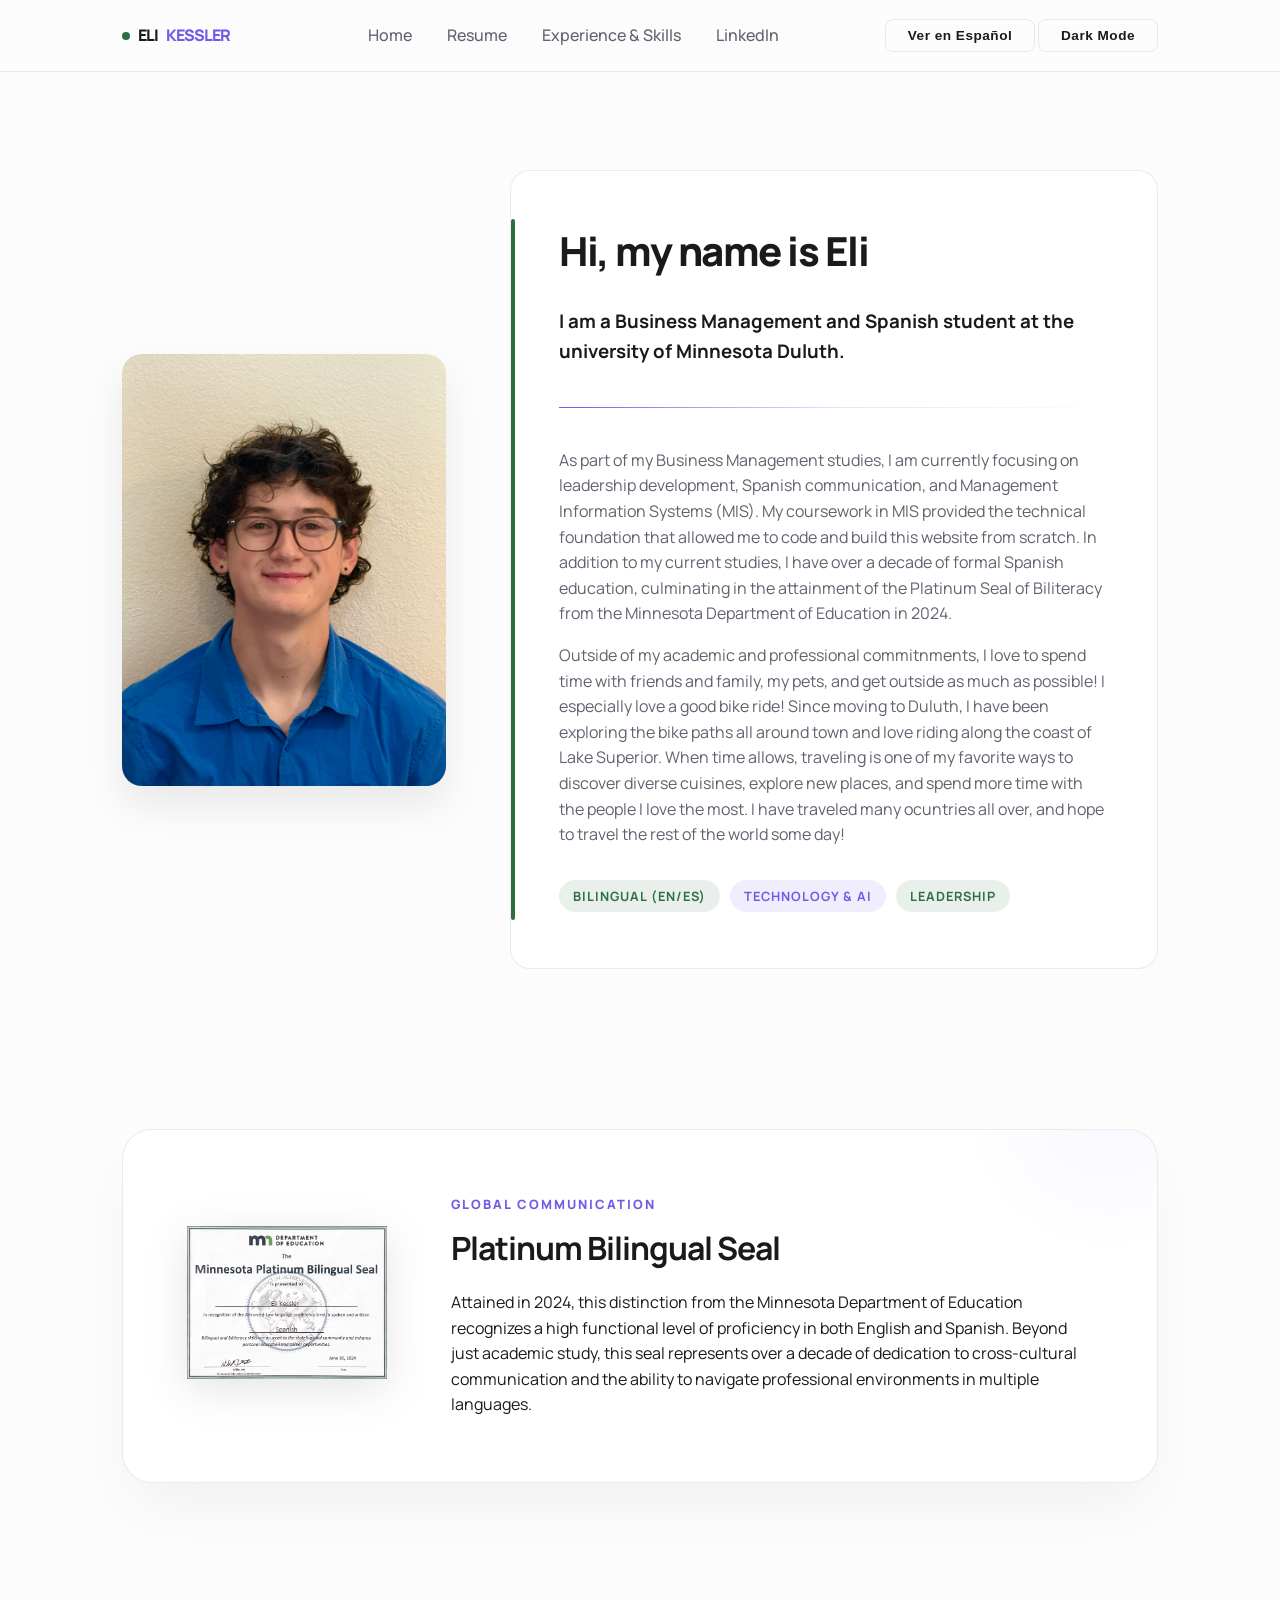
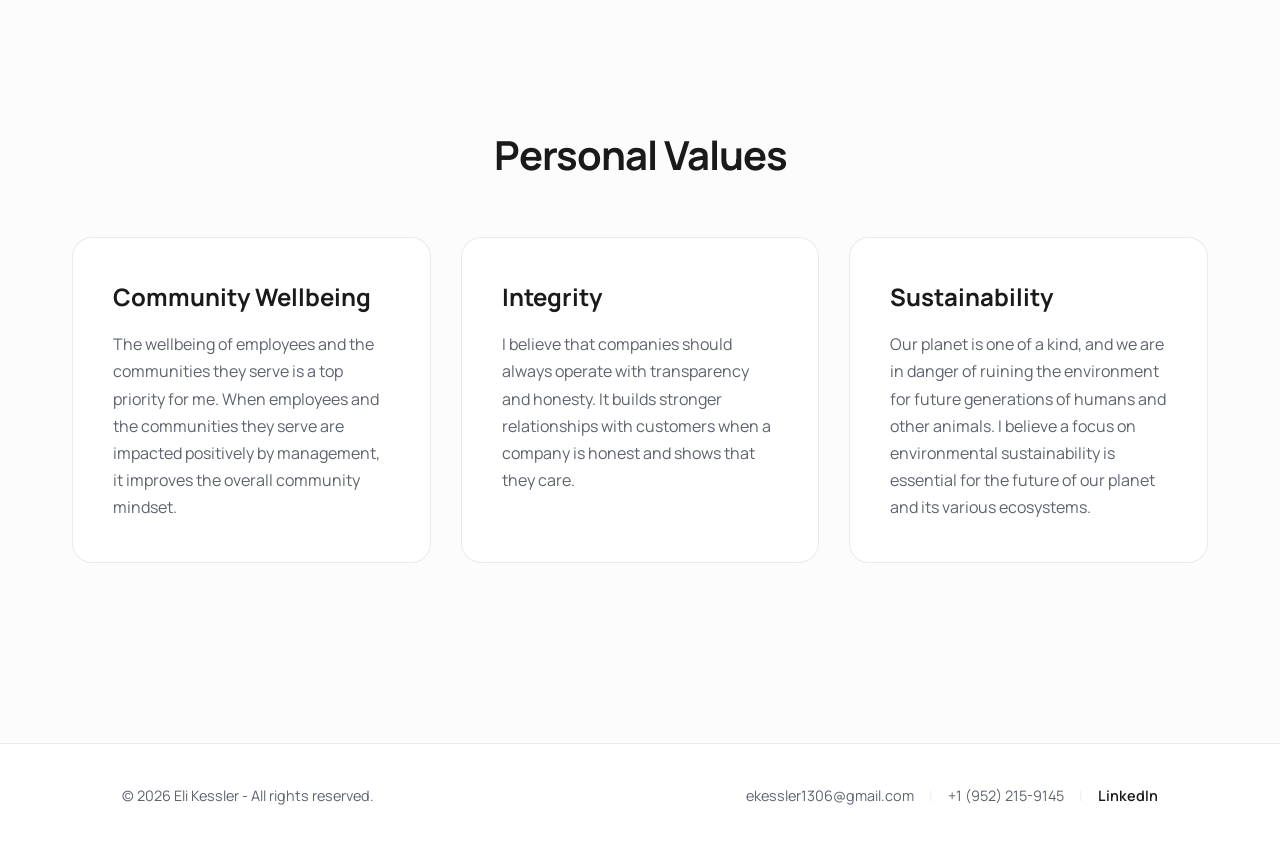
<file: index.html>
<!DOCTYPE html>
<html lang="en">
<head>
    <meta charset="UTF-8">
    <meta name="viewport" content="width=device-width, initial-scale=1.0">
    <title>Eli Kessler | Portfolio</title>
    <link rel="stylesheet" href="css/style.css">
    <script>
        (function() {
            const savedTheme = localStorage.getItem('theme') || 'light';
            document.documentElement.setAttribute('data-theme', savedTheme);
        })();
    </script>
</head>
<body>

<header class="main-header">
    <div class="header-container">
        <a href="/" class="logo">
            <span class="logo-dot"></span> ELI<span>KESSLER</span>
        </a>

        <nav class="nav-links">
            <a href="/" data-en="Home" data-es="Inicio">Home</a>
            <a href="resume" data-en="Resume" data-es="Currículum">Resume</a>
            <a href="experience" data-en="Experience & Skills" data-es="Experiencia y Habilidades">Experience & Skills</a>
            <a href="https://linkedin.com/in/kesslere" target="_blank" class="nav-linkedin">LinkedIn</a>
        </nav>

        <div class="header-actions">
            <div class="page-settings">
                <button id="lang-toggle" class="settings-btn lang-btn">
                    <span id="lang-label" data-en="Ver en Español" data-es="View in English">Ver en Español</span>
                </button>
                <button id="theme-toggle" class="settings-btn theme-btn">
                    <span id="theme-label" data-en="Dark Mode" data-es="Modo Oscuro">Dark Mode</span>
                </button>
            </div>

            <button id="menu-toggle" class="mobile-menu-toggle" aria-label="Menu">
                <span id="menu-icon">☰</span>
            </button>
        </div>
    </div>
</header>

<div id="mobile-overlay" class="mobile-overlay">
    <nav class="mobile-nav-links">
        <a href="/" data-en="Home" data-es="Inicio">Home</a>
        <a href="resume" data-en="Resume" data-es="Currículum">Resume</a>
        <a href="experience" data-en="Experience & Skills" data-es="Experiencia y Habilidades">Experience & Skills</a>
        <a href="https://linkedin.com/in/kesslere" target="_blank">LinkedIn</a>
    </nav>
</div>

<main>
    <section id="about" class="about-section">
    <div class="about-container">
        <div class="about-image">
            <img src="assets/portrait-vertical.jpg" alt="Portrait of Eli Kessler" class="portrait-img">
            </div>

        <div class="about-text-box">
            <h2 data-en="Hi, my name is Eli" data-es="Hola, mi nombre es Eli"> Hi, my name is Eli</h2>
            <h3 data-en="I am a Business Management and Spanish student at the university of Minnesota Duluth." data-es="Soy un estudiante de la gestión empresarial y el Español en la Universitad de Minnesota Duluth.">I am a Business Management and Spanish student at the university of Minnesota Duluth.</h3>
            <div class="about-divider"></div>
            <p data-en="As part of my Business Management studies, I am currently focusing on leadership development, Spanish communication, and Management Information Systems (MIS). My coursework in MIS provided the technical foundation that allowed me to code and build this website from scratch. In addition to my current studies, I have over a decade of formal Spanish education, culminating in the attainment of the Platinum Seal of Biliteracy from the Minnesota Department of Education in 2024." data-es="Como parte de mis estudios en Gestión Empresarial (Business Management), actualmente me enfoco en el desarrollo de liderazgo, la comunicación en español y los Sistemas de Información de Gestión (MIS). Fue a través de mis estudios en MIS donde adquirí las habilidades de programación necesarias para desarrollar este sitio web de manera integral. Además de mis estudios actuales, cuento con más de una década de formación académica en español, habiendo obtenido el Sello de Platino de Alfabetización Bilingüe (Platinum Seal of Biliteracy) otorgado por el Departamento de Educación de Minnesota en 2024.">
            As part of my Business Management studies, I am currently focusing on leadership development, Spanish communication, and Management Information Systems (MIS). My coursework in MIS provided the technical foundation that allowed me to code and build this website from scratch. In addition to my current studies, I have over a decade of formal Spanish education, culminating in the attainment of the Platinum Seal of Biliteracy from the Minnesota Department of Education in 2024.            </p>
            <p data-en="Outside of my academic and professional commitnments, I love to spend time with friends and family, my pets, and get outside as much as possible! I especially love a good bike ride! Since moving to Duluth, I have been exploring the bike paths all around town and love riding along the coast of Lake Superior. When time allows, traveling is one of my favorite ways to discover diverse cuisines, explore new places, and spend more time with the people I love the most. I have traveled many ocuntries all over, and hope to travel the rest of the world some day!" data-es="Fuera de mis compromisos académicos y profesionales, me encanta pasar tiempo con amigos y familiares, con mis mascotas y estar al aire libre tanto como sea posible. ¡Especialmente disfruto de un buen paseo en bicicleta! Desde que me mudé a Duluth, he estado explorando las ciclovías de toda la ciudad y me fascina recorrer la costa del Lago Superior. Cuando el tiempo lo permite, viajar es una de mis formas favoritas de descubrir gastronomías diversas, explorar nuevos lugares y pasar más tiempo con las personas que más quiero. He viajado por muchos países y espero recorrer el resto del mundo algún día.">
                Outside of my academic and professional commitnments, I love to spend time with friends and family, my pets, and get outside as much as possible! I especially love a good bike ride! Since moving to Duluth, I have been exploring the bike paths all around town and love riding along the coast of Lake Superior. When time allows, traveling is one of my favorite ways to discover diverse cuisines, explore new places, and spend more time with the people I love the most. I have traveled many ocuntries all over, and hope to travel the rest of the world some day!
            </p>
            
            <div class="about-tags">
                <span class="tag tag-green" data-en="Bilingual (EN/ES)" data-es="Bilingüe (EN/ES)"> Bilingual</span>
                <span class="tag tag-purple" data-en="Technology & AI" data-es="Tecnología e IA"> Technology & AI </span>
                <span class="tag tag-green" data-en="Leadership" data-es="Liderazgo"> Leadership </span>
            </div>
        </div>
    </div>
</section>
    <section id="achievement" class="achievement-section">
    <div class="achievement-card">
        <div class="achievement-content">
            <div class="badge-wrapper">
                <img src="assets/Seal.jpg" alt="Platinum Seal of Biliteracy" class="seal-image">
            </div>
            
            <div class="achievement-text">
                <h3 class="accent-title" data-en="Global Communication" data-es="Comunicación Global">
                    Global Communication
                </h3>
                <h2 data-en="Platinum Bilingual Seal" data-es="Sello de Platino de Alfabetización Bilingüe">
                    Platinum Bilingual Seal
                </h2>
                <p data-en="Attained in 2024, this distinction from the Minnesota Department of Education recognizes a high functional level of proficiency in both English and Spanish. Beyond just academic study, this seal represents over a decade of dedication to cross-cultural communication and the ability to navigate professional environments in multiple languages." 
                   data-es="Obtenida en 2024, esta distinción del Departamento de Educación de Minnesota reconoce un alto nivel de competencia funcional tanto en inglés como en español. Más allá del estudio académico, este sello representa más de una década de dedicación a la comunicación intercultural y la capacidad de desenvolverse en entornos profesionales en múltiples idiomas">
                    Attained in 2024, this distinction from the Minnesota Department of Education recognizes a high functional level of proficiency in both English and Spanish...
                </p>
            </div>
        </div>
    </div>
</section>
    <section id="values" class="values-section">
    <div class="section-header">
        <h2 data-en="Personal Values" data-es="Valores Personales">Personal Values</h2>
    </div>

    <div class="values-grid">
        <div class="value-card">
            <h3 data-en="Community Wellbeing" data-es="Bienestar Comunitario">Community Wellbeing</h3>
            <p data-en="The wellbeing of employees and the communities they serve is a top priority for me. When employees and the communities they serve are impacted positively by management, it improves the overall community mindset." 
               data-es="El bienestar de los empleados y de las comunidades a las que sirven es una prioridad máxima para mí. Cuando la gestión impacta positivamente en los empleados y sus comunidades, mejora el mentalidad general de la comunidad.">
                The wellbeing of employees and the communities they serve is a top priority for me. When employees and the communities they serve are impacted positively by management, it improves the overall community mindset.
            </p>
        </div>

        <div class="value-card">
            <h3 data-en="Integrity" data-es="Integridad">Integrity</h3>
            <p data-en="I believe that companies should always operate with transparency and honesty. It builds stronger relationships with customers when a company is honest and shows that they care." 
               data-es="Creo que las empresas siempre deben operar con transparencia y honestidad. Cuando una empresa es honesta y demuestra que le importa, construye relaciones más sólidas con los clientes.">
                I believe that companies should always operate with transparency and honesty. It builds stronger relationships with customers when a company is honest and shows that they care.
            </p>
        </div>

        <div class="value-card">
            <h3 data-en="Sustainability" data-es="Sostenibilidad">Sustainability</h3>
            <p data-en="Our planet is one of a kind, and we are in danger of ruining the environment for future generations of humans and other animals. I believe a focus on environmental sustainability is essential for the future of our planet and its various ecosystems." 
               data-es="Nuestro planeta es único y estamos en peligro de arruinar el medio ambiente para las futuras generaciones de humanos y otros animales. Creo que un enfoque en la sostenibilidad ambiental es esencial para el futuro de nuestro planeta y sus diversos ecosistemas.">
                Our planet is one of a kind, and we are in danger of ruining the environment for future generations of humans and other animals. I believe a focus on environmental sustainability is essential for the future of our planet and its various ecosystems.
            </p>
        </div>
    </div>
</section>
</main>
<footer class="main-footer">
    <div class="footer-container">
        <div class="footer-info">
            <p>&copy; 2026 Eli Kessler - <span data-en="All rights reserved." data-es="Todos los derechos reservados.">All rights reserved.</span></p>
        </div>
        <div class="footer-contact">
           <a href="mailto:ekessler1306@gmail.com"> ekessler1306@gmail.com</a>
            <span class="separator">|</span>
            <p>+1 (952) 215-9145</p>
            <span class="separator">|</span>
            <a href="https://linkedin.com/in/kesslere" target="_blank" class="contact-link">
                <span data-en="LinkedIn" data-es="LinkedIn">LinkedIn</span>
            </a>
    </div>
</footer>
<script src="js/script.js"></script>
</body>
</html>
</file>
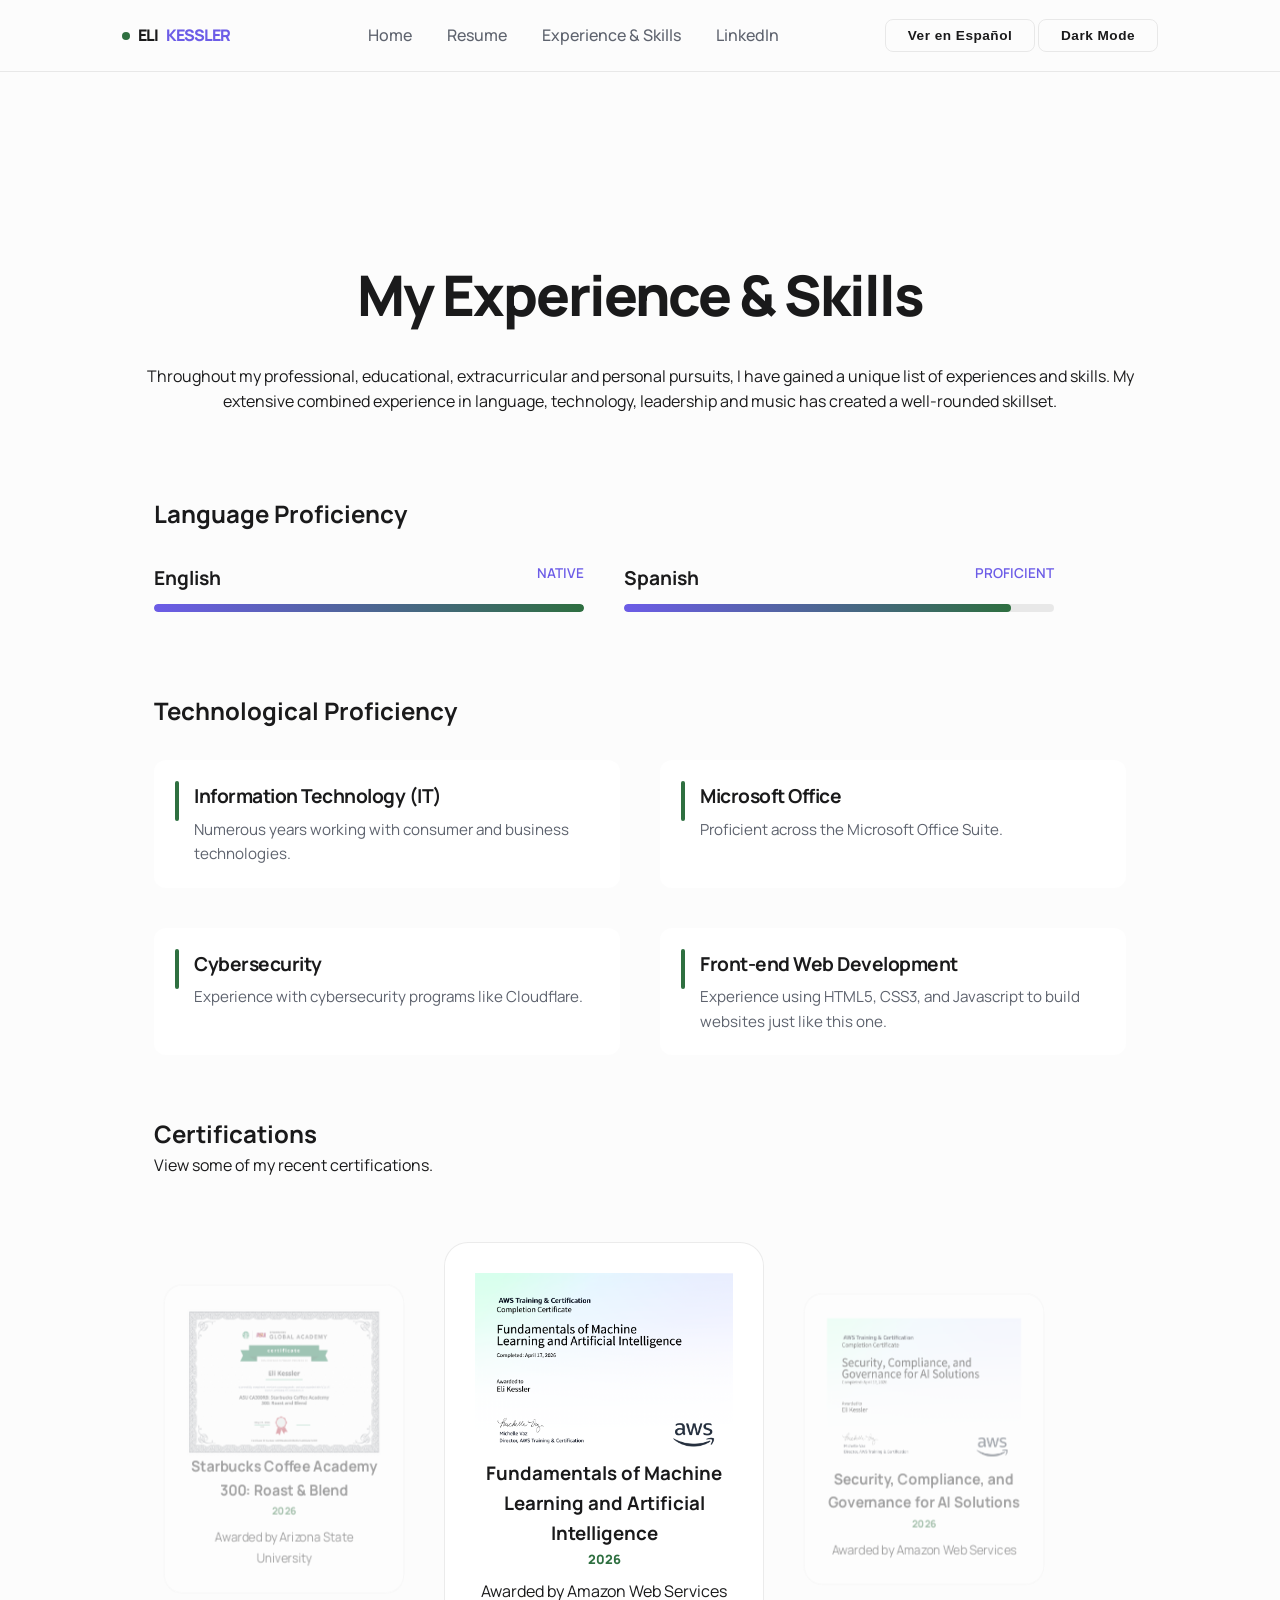
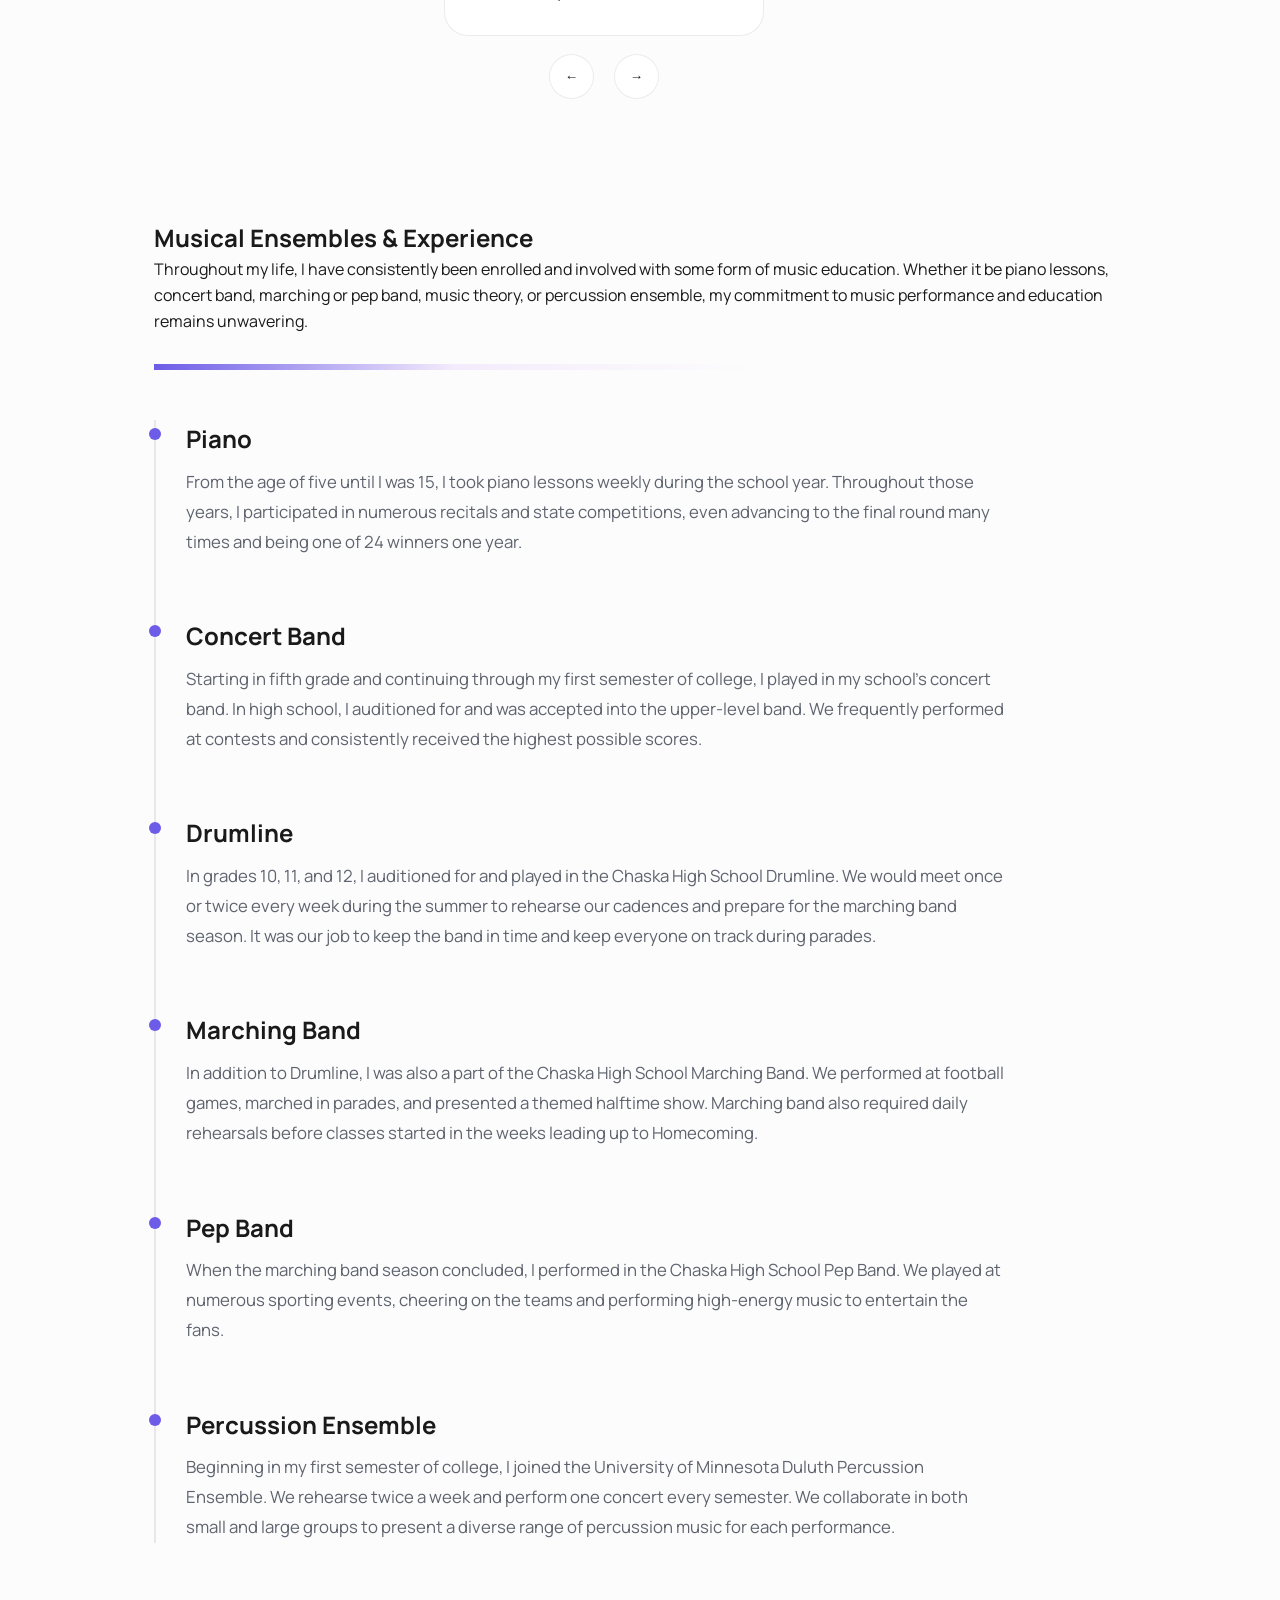
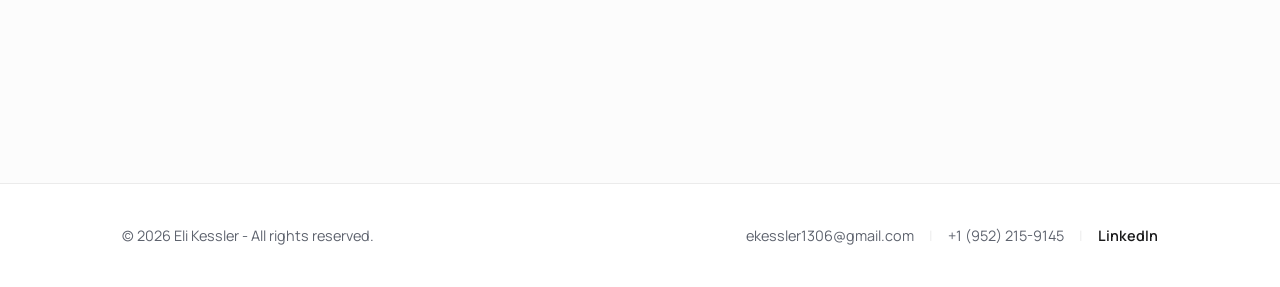
<file: experience.html>
<!DOCTYPE html>
<html lang="en">
<head>
    <meta charset="UTF-8">
    <meta name="viewport" content="width=device-width, initial-scale=1.0">
    <title>Eli Kessler | Portfolio</title>
    <link rel="stylesheet" href="css/style.css">
    <script>
        (function() {
            const savedTheme = localStorage.getItem('theme') || 'light';
            document.documentElement.setAttribute('data-theme', savedTheme);
        })();
    </script>
</head>
<body>

<header class="main-header">
    <div class="header-container">
        <a href="/" class="logo">
            <span class="logo-dot"></span> ELI<span>KESSLER</span>
        </a>

        <nav class="nav-links">
            <a href="/" data-en="Home" data-es="Inicio">Home</a>
            <a href="resume" data-en="Resume" data-es="Currículum">Resume</a>
            <a href="experience" data-en="Experience & Skills" data-es="Experiencia y Habilidades">Experience & Skills</a>
            <a href="https://linkedin.com/in/kesslere" target="_blank" class="nav-linkedin">LinkedIn</a>
        </nav>

        <div class="header-actions">
            <div class="page-settings">
                <button id="lang-toggle" class="settings-btn lang-btn">
                    <span id="lang-label" data-en="Ver en Español" data-es="View in English">Ver en Español</span>
                </button>
                <button id="theme-toggle" class="settings-btn theme-btn">
                    <span id="theme-label" data-en="Dark Mode" data-es="Modo Oscuro">Dark Mode</span>
                </button>
            </div>

            <button id="menu-toggle" class="mobile-menu-toggle" aria-label="Menu">
                <span id="menu-icon">☰</span>
            </button>
        </div>
    </div>
</header>

<div id="mobile-overlay" class="mobile-overlay">
    <nav class="mobile-nav-links">
        <a href="/" data-en="Home" data-es="Inicio">Home</a>
        <a href="resume" data-en="Resume" data-es="Currículum">Resume</a>
        <a href="experience" data-en="Experience & Skills" data-es="Experiencia y Habilidades">Experience & Skills</a>
        <a href="https://linkedin.com/in/kesslere" target="_blank">LinkedIn</a>
    </nav>
</div>

<main class="experience-page">
  <section class="experience-intro">
    <h1 data-en="My Experience & Skills" data-es="Mis Experiencias y Habilidades">
        Experience & Projects
    </h1>
    <p data-en="Throughout my professional, educational, extracurricular and personal pursuits, I have gained a unique list of experiences and skills. My extensive combined experience in language, technology, leadership and music has created a well-rounded skillset." data-es="A lo largo de mis actividades profesionales, educativas, extracurriculares y personales, he obtenido una lista única de experiencias y habilidades. Mi extensa experiencia en idiomas, tecnología, liderazgo y música ha creado un conjunto de competencias muy completo.">
        Throughout my professional, educational, extracurricular and personal pursuits, I have gained a unique list of experiences and skills. My extensive experience in language, technology, leadership and music has created a well-rounded skillset.
    </p>
</section>

    <section class="language-section">
    <div class="section-header-music">
        <h2 data-en="Language Proficiency" data-es="Competencia Lingüística">Language Proficiency</h2>
        <div class="header-line"></div>
    </div>

    <div class="language-grid">
        <div class="lang-item">
            <div class="lang-info">
                <span class="lang-name" data-en="English" data-es="Inglés">English</span>
                <span class="lang-level" data-en="Native" data-es="Nativo">Native</span>
            </div>
            <div class="progress-bar">
                <div class="progress-fill" data-percent="100%"></div>
             </div>
        </div>

        <div class="lang-item">
            <div class="lang-info">
                <span class="lang-name" data-en="Spanish" data-es="Español">Spanish</span>
                <span class="lang-level" data-en="Proficient" data-es="Competente">Proficient</span>
            </div>
            <div class="progress-bar">
                <div class="progress-fill" data-percent="90%"></div>
            </div>
        </div>
    </div>

</section>
   <section class="tech-section">
    <div class="section-header-music">
        <h2 data-en="Technological Proficiency" data-es="Competencia Tecnológica">Technological Proficiency</h2>
        <div class="header-line"></div>
    </div>

    <div class="tech-list-container">
        <div class="tech-item">
            <div class="tech-accent"></div>
            <div class="tech-details">
                <h3 data-en="Information Technology (IT)" data-es="Tecnologías de la Información (TI)">Information Technology (IT)</h3>
                <p data-en="Numerous years working with consumer and business technologies." data-es="Numerosos años trabajando con tecnologías empresariales y de consumo.">Numerous years working with consumer and business technologies.</p>
            </div>
        </div>

        <div class="tech-item">
            <div class="tech-accent"></div>
            <div class="tech-details">
                <h3 data-en="Microsoft Office" data-es="Microsoft Office">Microsoft Office</h3>
                <p data-en="Proficient across the Microsoft Office Suite." data-es="Competente con la suite de Microsoft Office.">Proficient across the Microsoft Office Suite.</p>
            </div>
        </div>

        <div class="tech-item">
            <div class="tech-accent"></div>
            <div class="tech-details">
                <h3 data-en="Cybersecurity" data-es="Ciberseguridad">Cybersecurity</h3>
                <p data-en="Experience with cybersecurity programs like Cloudflare." data-es="Experiencia con programas de ciberseguridad como Cloudflare.">Experience with cybersecurity programs like Cloudflare.</p>
            </div>
        </div>

        <div class="tech-item">
            <div class="tech-accent"></div>
            <div class="tech-details">
                <h3 data-en="Front-end Web Development" data-es="Desarrollo Web Front-end">Front-end Web Development</h3>
                <p data-en="Experience using HTML5, CSS3, and Javascript to build websites just like this one." data-es="Experiencia utilizando HTML5, CSS3 y JavaScript para desarrollar sitios web como este.">Experience using HTML5, CSS3, and Javascript to build websites just like this one.</p>
            </div>
        </div>
    </div>
<div class="gallery-wrapper">

    <div class="section-header-music" style="margin-bottom: 40px;">
        <h2 data-en="Certifications" data-es="Certificaciones">
            Certifications
        </h2>
        <p class="section-summary" data-en="View some of my recent certifications." data-es="Vea algunas de mis certificaciones recientes."> View some of my recent certifications.</p>
        <div class="header-line"></div>
    </div>
<div class="gallery-wrapper">
    <div class="badge-gallery-container">
        <div class="slider-controls">
            <button id="prevBadge" class="slider-btn">←</button>
            <button id="nextBadge" class="slider-btn">→</button>
        </div>

        <div class="badge-slider">
            <div class="badge-item active" data-index="0">
             <img src="assets/AIML.png" alt="Fundamentals of Machine Learning and Artificial Intelligence" class="badge-img">
                <h3 data-en="Fundamentals of Machine Learning and Artificial Intelligence" data-es="Fundamentos de Aprendizaje Automático e Inteligencia Artificial">Fundamentals of Machine Learning and Artificial Intelligence</h3>
                <span class="badge-year">2026</span>
                <p data-en="Awarded by Amazon Web Services" data-es="Otorgado por Amazon Web Services">Awarded by Amazon Web Services</p>
            </div>

            <div class="badge-item next" data-index="1">
                <img src="assets/Security.png" alt="Security, Compliance, and Governance for AI Solutions" class="badge-img">
                <h3 data-en="Security, Compliance, and Governance for AI Solutions" data-es="Seguridad, Cumplimiento y Gobernanza para Soluciones de IA">Security, Compliance, and Governance for AI Solutions</h3>
                <span class="badge-year">2026</span>
                <p data-en="Awarded by Amazon Web Services" data-es="Otorgado por Amazon Web Services">Awarded by Amazon Web Services</p>
            </div>

            <div class="badge-item hidden" data-index="2">
                <img src="assets/ResAI.png" alt="Responsible Artificial Intelligence Practices" class="badge-img">
                <h3 data-en="Responsible Artificial Intelligence Practices" data-es="Practicas Responsables del Inteligencia Artificial">Responsible Artificial Intelligence Practices</h3>
                <span class="badge-year">2026</span>
                <p data-en="Awarded by Amazon Web Services" data-es="Otorgado por Amazon Web Services"> Awarded by Amazon Web Services</p>
            </div>
            <div class="badge-item hidden" data-index="3">
                <img src="assets/Cyber.png" alt="AWS Security Best Practices: Network Infrastructure" class="badge-img">
                <h3 data-en="AWS Security Best Practices: Network Infrastructure" data-es="Mejores Prácticas de Seguridad de AWS: Infraestructura de Red">AWS Security Best Practices: Network Infrastructure</h3>
                <span class="badge-year">2026</span>
                <p data-en="Awarded by Amazon Web Services" data-es="Otorgado por Amazon Web Services"> Awarded by Amazon Web Services</p>
            </div>
             <div class="badge-item hidden" data-index="4">
                <img src="assets/CSS.png" alt="Codeacademy CSS Fundamentals" class="badge-img">
                <h3 data-en="Learn CSS: Fundamentals" data-es="Aprendizaje de CSS: Fundamentos">Learn CSS: Fundamentals</h3>
                <span class="badge-year">2026</span>
                <p data-en="Awarded by Codeacademy" data-es="Otorgado por Codeacademy"> Awarded by Codeacademy</p>
            </div>
             <div class="badge-item hidden" data-index="5">
                <img src="assets/HTML.png" alt="Codeacademy HTML Fundamentals" class="badge-img">
                <h3 data-en="Learn HTML: Fundamentals" data-es="Aprendizaje de HTML: Fundamentos">Learn HTML: Fundamentals</h3>
                <span class="badge-year">2026</span>
                <p data-en="Awarded by Codeacademy" data-es="Otorgado por Codeacademy"> Awarded by Codeacademy</p>
            </div>
            <div class="badge-item hidden" data-index="5">
                <img src="assets/Coffee1.png" alt="Starbucks Coffee Academy" class="badge-img">
                <h3 data-en="Starbucks Coffee Academy 300: Origin and Sourcing" data-es="Starbucks Coffee Academy 300: Origen y abastecimiento">Starbucks Coffee Academy 300: Origin and Sourcing</h3>
                <span class="badge-year">2026</span>
                <p data-en="Awarded by Arizona State University" data-es="Otorgado por la Universidad Estatal de Arizona"> Awarded by Arizona State University</p>
            </div>
             <div class="badge-item hidden" data-index="5">
                <img src="assets/Coffee2.png" alt="Starbucks Coffee Academy" class="badge-img">
                <h3 data-en="Starbucks Coffee Academy 300: Brew and Craft" data-es="Starbucks Coffee Academy 300: Elaboración y Artesanía">Starbucks Coffee Academy 300: Brew and Craft</h3>
                <span class="badge-year">2026</span>
                <p data-en="Awarded by Arizona State University" data-es="Otorgado por la Universidad Estatal de Arizona"> Awarded by Arizona State University</p>
            </div>
            <div class="badge-item hidden" data-index="5">
                <img src="assets/Coffee3.png" alt="Starbucks Coffee Academy" class="badge-img">
                <h3 data-en="Starbucks Coffee Academy 300: Roast & Blend" data-es="Starbucks Coffee Academy 300: Tostado y mezcla">Starbucks Coffee Academy 300: Roast & Blend</h3>
                <span class="badge-year">2026</span>
                <p data-en="Awarded by Arizona State University" data-es="Otorgado por la Universidad Estatal de Arizona"> Awarded by Arizona State University</p>
            </div>
        </div>
    </div>
</div>
</section>
  <section class="music-section">
    <div class="section-header-music">
        <h2 data-en="Musical Ensembles & Experience" data-es="Experiencia y Conjuntos Musicales">Musical Ensembles & Experience</h2>
        <p class="section-summary" data-en="Throughout my life, I have consistently been enrolled and involved with some form of music education. Whether it be piano lessons, concert band, marching or pep band, music theory, or percussion ensemble, my commitment to music performance and education remains unwavering." data-es="A lo largo de mi vida, he estado constantemente inscrito e involucrado en alguna forma de educación musical. Ya sea en lecciones de piano, banda de concierto, banda de marcha o de animación, teoría musical o ensamble de percusión, mi compromiso con la interpretación y la educación musical se mantiene inquebrantable.">
            Throughout my life, I have consistently been enrolled and involved with some form of music education. Whether it be piano lessons, concert band, marching or pep band, music theory, or percussion ensemble, my commitment to music performance and education remains unwavering. </p>
        <div class="header-line"></div>
    </div>
<div class="music-divider"></div>
    <div class="music-experience">
        <div class="music-item">
            <div class="music-header">
                <h3 data-en="Piano" data-es="Piano">Piano</h3>
            </div>
            <div class="music-content">
                <p data-en="From the age of five until I was 15, I took piano lessons weekly during the school year. Throughout those years, I participated in numerous recitals and state competitions, even advancing to the final round many times and being one of 24 winners one year." data-es="Desde los 5 hasta los 15 años, tomé lecciones semanales de piano durante el año escolar. A lo largo de esos años, participé en numerosos recitales y competencias estatales, llegando a la ronda final en muchas ocasiones y siendo uno de los 24 ganadores en un año.">From the age of five until I was 15, I took piano lessons weekly during the school year. Throughout those years, I participated in numerous recitals and state competitions, even advancing to the final round many times and being one of 24 winners one year.</p>
            </div>
        </div>
                <div class="music-item">
            <div class="music-header">
                <h3 data-en="Concert Band" data-es="Banda de Concerto">Concert Band</h3>
            </div>
            <div class="music-content">
                <p data-en="Starting in fifth grade and continuing through my first semester of college, I played in my school's concert band. In high school, I auditioned for and was accepted into the upper-level band. We frequently performed at contests and consistently received the highest possible scores." data-es="Desde el quinto grado hasta mi primer semestre de la universidad, toqué en la banda de concierto de mi institución. En la escuela secundaria, hice una audición para la banda de nivel avanzado y fui aceptado. Participamos frecuentemente en concursos y recibimos las calificaciones más altas.">Starting in fifth grade and continuing through my first semester of college, I played in my school's concert band. In high school, I auditioned for and was accepted into the upper-level band. We frequently performed at contests and consistently received the highest possible scores.</p>
            </div>
        </div>
                <div class="music-item">
            <div class="music-header">
                <h3 data-en="Drumline" data-es="Línea de Percusión (Drumline)">Drumline</h3>
            </div>
            <div class="music-content">
                <p data-en="In grades 10, 11, and 12, I auditioned for and played in the Chaska High School Drumline. We would meet once or twice every week during the summer to rehearse our cadences and prepare for the marching band season. It was our job to keep the band in time and keep everyone on track during parades." data-es="Durante los grados 10, 11 y 12, hice audiciones para la línea de percusión (Drumline) de Chaska High School y logré formar parte de ella. Nos reuníamos una o dos veces por semana durante el verano para ensayar nuestras cadencias y prepararnos para la temporada de la banda de marcha. Nuestra labor era mantener el tiempo de la banda y asegurar que todos siguieran el ritmo durante los desfiles.">In grades 10, 11, and 12, I auditioned for and played in the Chaska High School Drumline. We would meet once or twice every week during the summer to rehearse our cadences and prepare for the marching band season. It was our job to keep the band in time and keep everyone on track during parades.</p>
            </div>
        </div>
                <div class="music-item">
            <div class="music-header">
                <h3 data-en="Marching Band" data-es="Banda de Marcha">Marching Band</h3>
            </div>
            <div class="music-content">
                <p data-en="In addition to Drumline, I was also a part of the Chaska High School Marching Band. We performed at football games, marched in parades, and presented a themed halftime show. Marching band also required daily rehearsals before classes started in the weeks leading up to Homecoming." data-es="Además de Drumline, también formé parte de la banda de marcha de Chaska High School. Nos presentábamos en partidos de fútbol americano, desfilábamos en paradas y realizábamos un espectáculo temático durante el medio tiempo. La banda de marcha también requería ensayos diarios antes del inicio de las clases durante las semanas previas a Homecoming.">In addition to Drumline, I was also a part of the Chaska High School Marching Band. We performed at football games, marched in parades, and presented a themed halftime show. Marching band also required daily rehearsals before classes started in the weeks leading up to Homecoming.</p>
            </div>
        </div>
                <div class="music-item">
            <div class="music-header">
                <h3 data-en="Pep Band" data-es="Banda de Animación (Pep Band)">Pep Band</h3>
            </div>
            <div class="music-content">
                <p data-en="When the marching band season concluded, I performed in the Chaska High School Pep Band. We played at numerous sporting events, cheering on the teams and performing high-energy music to entertain the fans." data-es="Cuando terminaba la temporada de la banda de marcha, participaba en la banda de animación (Pep Band) de Chaska High School. Tocábamos en numerosos eventos deportivos, animando a los equipos e interpretando música animada para entretener a los aficionados.">When the marching band season concluded, I performed in the Chaska High School Pep Band. We played at numerous sporting events, cheering on the teams and performing high-energy music to entertain the fans.</p>
            </div>
        </div>
                <div class="music-item">
            <div class="music-header">
                <h3 data-en="Percussion Ensemble" data-es="Conjunto de Percusión">Percussion Ensemble</h3>
            </div>
            <div class="music-content">
                <p data-en="Beginning in my first semester of college, I joined the University of Minnesota Duluth Percussion Ensemble. We rehearse twice a week and perform one concert every semester. We collaborate in both small and large groups to present a diverse range of percussion music for each performance." data-es="Desde mi primer semestre en la universidad, me uní al Conjúnto de Percusión de la Universidad de Minnesota Duluth. Ensayamos dos veces por semana y realizamos un concierto cada semestre. Colaboramos tanto en grupos pequeños como grandes para presentar una amplia gama de música de percusión en cada función.">Beginning in my first semester of college, I joined the University of Minnesota Duluth Percussion Ensemble. We rehearse twice a week and perform one concert every semester. We collaborate in both small and large groups to present a diverse range of percussion music for each performance.</p>
            </div>
        </div>

        </div>
</section>
</main>
<footer class="main-footer">
    <div class="footer-container">
        <div class="footer-info">
            <p>&copy; 2026 Eli Kessler - <span data-en="All rights reserved." data-es="Todos los derechos reservados.">All rights reserved.</span></p>
        </div>
        <div class="footer-contact">
           <a href="mailto:ekessler1306@gmail.com"> ekessler1306@gmail.com</a>
            <span class="separator">|</span>
            <p>+1 (952) 215-9145</p>
            <span class="separator">|</span>
            <a href="https://linkedin.com/in/kesslere" target="_blank" class="contact-link">
                <span data-en="LinkedIn" data-es="LinkedIn">LinkedIn</span>
            </a>
    </div>
</footer>
<script src="js/script.js"></script>
</body>
</html>
</file>
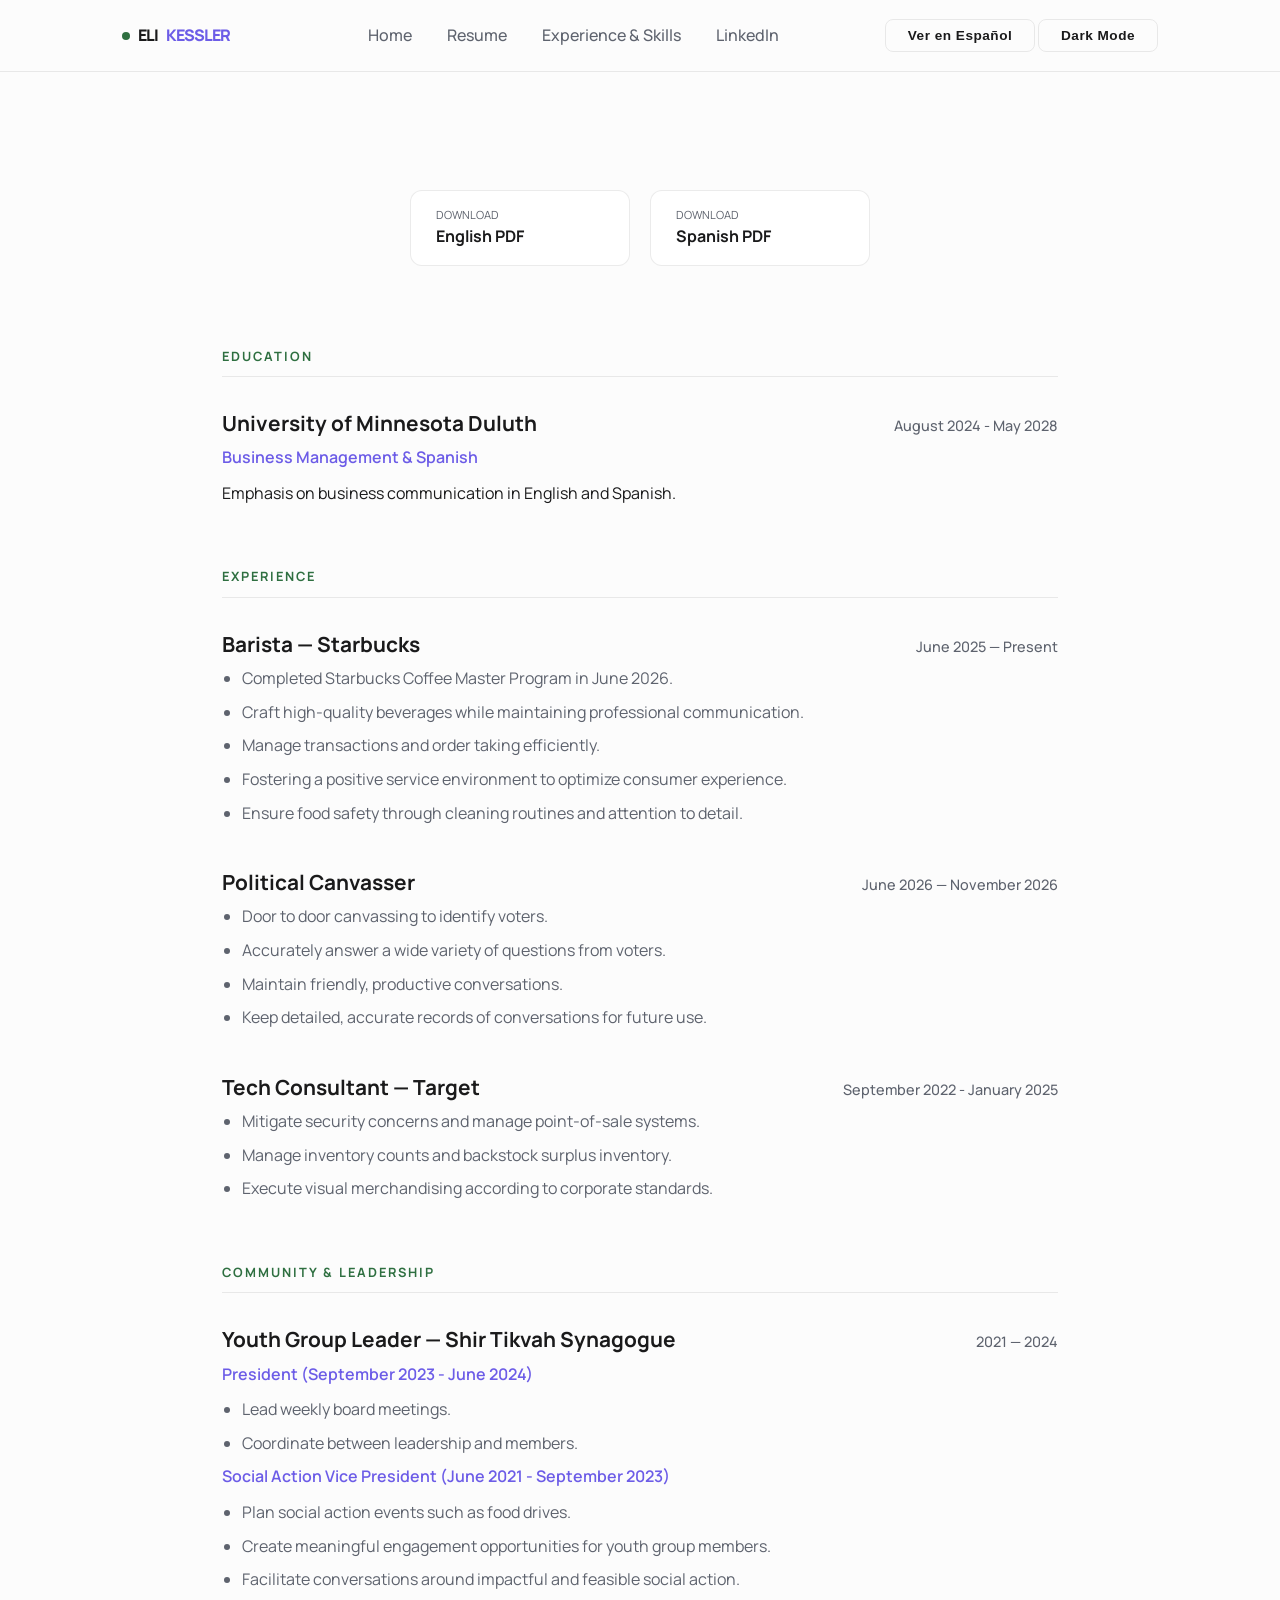
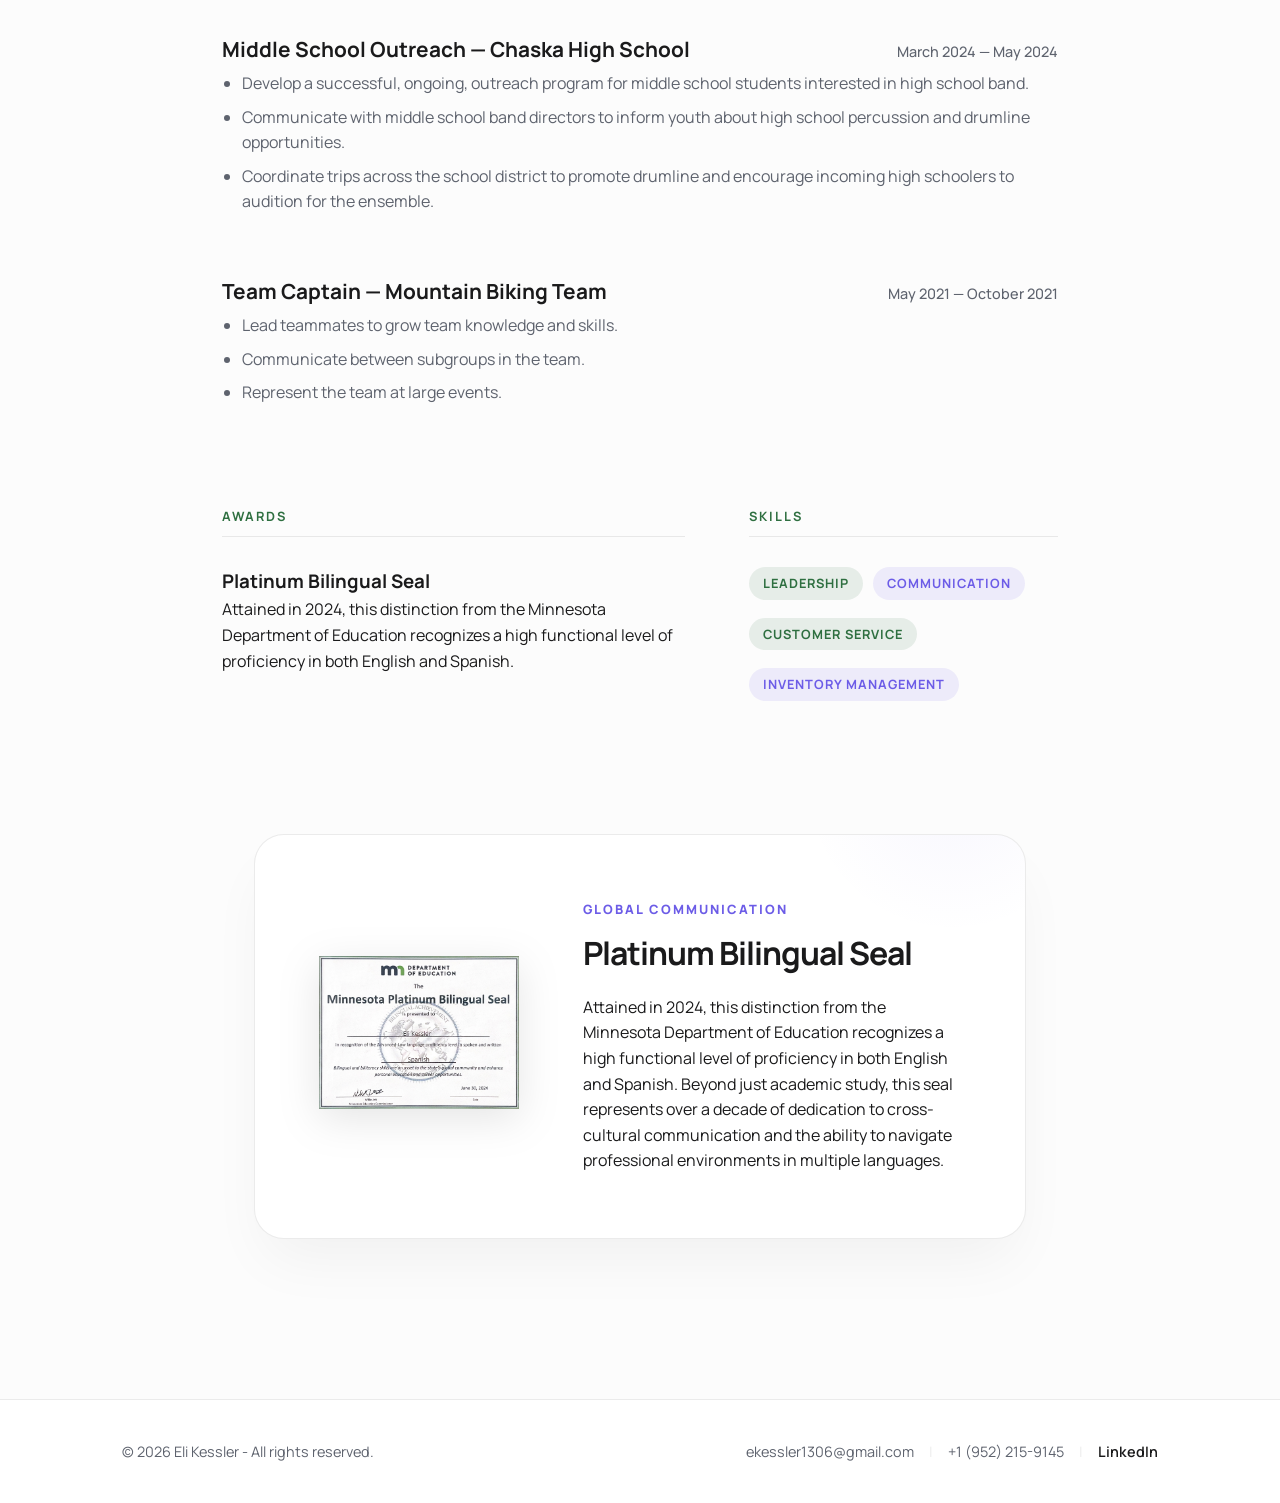
<file: resume.html>
<!DOCTYPE html>
<html lang="en">
<head>
    <meta charset="UTF-8">
    <meta name="viewport" content="width=device-width, initial-scale=1.0">
    <title>Eli Kessler | Portfolio</title>
    <link rel="stylesheet" href="css/style.css">
    <script>
        (function() {
            const savedTheme = localStorage.getItem('theme') || 'light';
            document.documentElement.setAttribute('data-theme', savedTheme);
        })();
    </script>
</head>
<body>

<header class="main-header">
    <div class="header-container">
        <a href="/" class="logo">
            <span class="logo-dot"></span> ELI<span>KESSLER</span>
        </a>

        <nav class="nav-links">
            <a href="/" data-en="Home" data-es="Inicio">Home</a>
            <a href="resume" data-en="Resume" data-es="Currículum">Resume</a>
            <a href="experience" data-en="Experience & Skills" data-es="Experiencia y Habilidades">Experience & Skills</a>
            <a href="https://linkedin.com/in/kesslere" target="_blank" class="nav-linkedin">LinkedIn</a>
        </nav>

        <div class="header-actions">
            <div class="page-settings">
                <button id="lang-toggle" class="settings-btn lang-btn">
                    <span id="lang-label" data-en="Ver en Español" data-es="View in English">Ver en Español</span>
                </button>
                <button id="theme-toggle" class="settings-btn theme-btn">
                    <span id="theme-label" data-en="Dark Mode" data-es="Modo Oscuro">Dark Mode</span>
                </button>
            </div>

            <button id="menu-toggle" class="mobile-menu-toggle" aria-label="Menu">
                <span id="menu-icon">☰</span>
            </button>
        </div>
    </div>
</header>

<div id="mobile-overlay" class="mobile-overlay">
    <nav class="mobile-nav-links">
        <a href="/" data-en="Home" data-es="Inicio">Home</a>
        <a href="resume" data-en="Resume" data-es="Currículum">Resume</a>
        <a href="experience" data-en="Experience & Skills" data-es="Experiencia y Habilidades">Experience & Skills</a>
        <a href="https://linkedin.com/in/kesslere" target="_blank">LinkedIn</a>
    </nav>
</div>

<main class="resume-page">
    <section class="download-section">
        <div class="download-container">
            <a href="assets/Eli Kessler - Resume.pdf" download class="download-btn">
            
                <div class="btn-text">
                    <small data-en="Download" data-es="Descargar">Download</small>
                    <strong data-en="English PDF" data-es="PDF en Inglés">English PDF</strong>
                </div>
            </a>
            <a href="assets/Eli Kessler - Currículum.pdf" download class="download-btn">
   
                <div class="btn-text">
                    <small data-en="Download" data-es="Descargar">Download</small>
                    <strong data-en="Spanish PDF" data-es="PDF en Español">Spanish PDF</strong>
                </div>
            </a>
        </div>
    </section>

    <section class="resume-display">
        <div class="resume-group">
            <h2 class="section-title" data-en="Education" data-es="Educación">Education</h2>
            <div class="resume-item">
                <div class="item-header">
                    <h3 data-en="University of Minnesota Duluth" data-es="Universidad de Minnesota Duluth">University of Minnesota Duluth</h3>
                    <span class="date" data-en="August 2024 - May 2028" data-es="Agosto de 2024 - Mayo de 2028">August 2024 — May 2028</span>
                </div>
                <p class="subtitle" data-en="Business Management & Spanish" data-es="Gestión Empresarial y Español">Business Management & Spanish</p>
                <p class="details" data-en="Emphasis on business communication in English and Spanish." data-es="Énfasis en comunicación empresarial en inglés y español.">
                    Emphasis on business communication in English and Spanish.
                </p>
            </div>
        </div>

        <div class="resume-group">
            <h2 class="section-title" data-en="Experience" data-es="Experiencia">Experience</h2>

           
            <div class="resume-item">
                <div class="item-header">
                    <h3 data-en="Barista — Starbucks" data-es="Barista — Starbucks">Barista — Starbucks</h3>
                    <span class="date" data-en="June 2025 — Present" data-es="Junio de 2025 — Presente">June 2025 — Present</span>
                </div>
                <ul class="resume-list">
                    <li data-en="Completed Starbucks Coffee Master Program in June 2026." data-es="Culminar la certificación de Starbucks Coffee Master en junio de 2026.">Completed Starbucks Coffee Master Program in June 2026.</li>
                    <li data-en="Craft high-quality beverages while maintaining professional communication." data-es="Preparar bebidas de alta calidad manteniendo una comunicación profesional.">Craft high-quality beverages while maintaining professional communication.</li>
                    <li data-en="Manage transactions and order taking efficiently." data-es="Gestionar transacciones y toma de pedidos de manera eficiente.">Manage transactions and order taking efficiently.</li>
                    <li data-en="Fostering a positive service environment to optimize consumer experience." data-es="Fomentar un entorno de servicio positivo para optimizar la experiencia del consumidor.">Fostering a positive service environment to optimize consumer experience.</li>
                    <li data-en="Ensure food safety through cleaning routines and attention to detail." data-es="Cumplir estrictamente con los protocolos de seguridad alimentaria y mantenimiento de instalaciones."Ensure food safety through cleaning routines and attention to detail."</li>
                </ul>
            </div>
 <div class="resume-item">
                <div class="item-header">
                    <h3 data-en="Political Canvasser" data-es="Encuestador Político">Political Canvasser</h3>
                    <span class="date" data-en="June 2026 — November 2026" data-es="Junio de 2026 — Noviembre de 2026">June 2026 — November 2026</span>
                </div>
                <ul class="resume-list">
                    <li data-en="Door to door canvassing to identify voters." data-es="Realizar encuestas puerta a puerta para identificar votantes.">Door to door canvassing to identify voters.</li>
                    <li data-en="Accurately answer a wide variety of questions from voters." data-es="Responder con precisión a una amplia variedad de preguntas de los votantes.">Accurately answer a wide variety of questions from voters.</li>
                    <li data-en="Maintain friendly, productive conversations." data-es="Mantener conversaciones amables y productivas.">Maintain friendly, productive conversations.</li>
                    <li data-en="Keep detailed, accurate records of conversations for future use." data-es="Mantener registros detallados y precisos de las conversaciones para uso futuro.">CKeep detailed, accurate records of conversations for future use.</li>
                </ul>
            </div>
            <div class="resume-item">
                <div class="item-header">
                    <h3 data-en="Tech Consultant — Target" data-es="Consultor Tecnológico — Target">Tech Consultant — Target</h3>
                    <span class="date" data-en="September 2022 - January 2025" data-es="Septiembre de 2022 - Enero de 2025">September 2022 — January 2025</span>
                </div>
                <ul class="resume-list">
                    <li data-en="Mitigate security concerns and manage point-of-sale systems." data-es="Implementar estrategias de prevención de pérdidas y gestión de punto de venta.">Mitigate security concerns and manage point-of-sale systems.</li>
                    <li data-en="Manage inventory counts and backstock surplus inventory." data-es="Supervisar niveles de inventario y optimizar el almacenamiento de excedentes.">Manage inventory counts and backstock surplus inventory.</li>
                    <li data-en="Execute visual merchandising according to corporate standards." data-es="Ejecutar exhibiciones de merchandising visual siguiendo las directrices corporativas.">Execute visual merchandising according to corporate standards.</li>
                </ul>
            </div>
        </div>
        

        <div class="resume-group">
    <h2 class="section-title" data-en="Community & Leadership" data-es="Experiencia Comunitaria y de Liderazgo">Community & Leadership</h2>
    
    <div class="resume-item">
        <div class="item-header">
            <h3 data-en="Youth Group Leader — Shir Tikvah Synagogue" data-es="Líder de Grupo Juvenil — Sinagoga Shir Tikvah">Youth Group Leader — Shir Tikvah Synagogue</h3>
            <span class="date">2021 — 2024</span>
        </div>
        
        <p class="subtitle" data-en="President (September 2023 - June 2024)" data-es="Presidente (Septiembre de 2023 - Junio de 2024)">President (September 2023 - June 2024)</p>
        <ul class="resume-list">
            <li data-en="Lead weekly board meetings." data-es="Dirigir las reuniones semanales de la junta.">Lead weekly board meetings.</li>
            <li data-en="Coordinate between leadership and members." data-es="Coordinar entre el liderazgo y los miembros.">Coordinate between leadership and members.</li>
        </ul>

        <p class="subtitle" data-en="Social Action Vice President (June 2021 - September 2023)" data-es="Vicepresidente de Acción Social (Junio de 2021 - Septiembre de 2023)">Social Action Vice President (June 2021 - September 2023)</p>
        <ul class="resume-list">
            <li data-en="Plan social action events such as food drives." data-es="Planificar eventos de acción social como colectas de alimentos.">Plan social action events such as food drives.</li>
            <li data-en="Create meaningful engagement opportunities for youth group members." data-es="Crear oportunidades de compromiso significativas para los miembros del grupo juvenil.">Create meaningful engagement opportunities for youth group members.</li>
            <li data-en="Facilitate conversations around impactful and feasible social action." data-es="Facilitar conversaciones sobre acciones sociales impactantes y viables.">Facilitate conversations around impactful and feasible social action.</li>
        </ul>
    </div>

    <div class="resume-item">
        <div class="item-header">
            <h3 data-en="Middle School Outreach — Chaska High School" data-es="Alcance a la Escuela Secundaria — Escuela Secundaria de Chaska">Middle School Outreach — Chaska High School</h3>
            <span class="date" data-en="March 2024 — May 2024" data-es="Marzo de 2024 — Mayo de 2024">March 2024 — May 2024</span>
        </div>
        <ul class="resume-list">
            <li data-en="Develop a successful, ongoing, outreach program for middle school students interested in high school band." data-es="Desarrollar un programa de alcance exitoso y continuo para estudiantes de secundaria interesados en la banda de la preparatoria.">Develop a successful, ongoing, outreach program for middle school students interested in high school band.</li>
            <li data-en="Communicate with middle school band directors to inform youth about high school percussion and drumline opportunities." data-es="Comunicarse con los directores de las bandas de las escuelas secundarias para informar a los jóvenes sobre las oportunidades de percusión y drumline de la preparatoria.">Communicate with middle school band directors to inform youth about high school percussion and drumline opportunities. </li>
            <li data-en="Coordinate trips across the school district to promote drumline and encourage incoming high schoolers to audition for the ensemble." data-es="Coordinar viajes por todo el distrito escolar para promover el drumline y animar a los futuros estudiantes de preparatoria a audicionar para el conjunto.">Coordinate trips across the school district to promote drumline and encourage incoming high schoolers to audition for the ensemble.</li>
        </ul>
    </div>
</div>
<div class="resume-item">
        <div class="item-header">
            <h3 data-en="Team Captain — Mountain Biking Team" data-es="Capitán de Equipo — Equipo de Ciclismo de Montaña">Team Captain — Mountain Biking Team</h3>
            <span class="date" data-en="May 2021 — October 2021" data-es="Mayo de 2021 — Octubre de 2021">May 2021 — October 2021</span>
        </div>
        <ul class="resume-list">
            <li data-en="Lead teammates to grow team knowledge and skills." data-es="Liderar a los compañeros para aumentar el conocimiento y las habilidades del equipo.">Lead teammates to grow team knowledge and skills.</li>
            <li data-en="Communicate between subgroups in the team." data-es="Comunicarse entre los subgrupos del equipo.">Communicate between subgroups in the team.</li>
            <li data-en="Represent the team at large events." data-es="Representar al equipo en eventos importantes.">Represent the team at large events.</li>
        </ul>
    </div>
        <div class="skills-awards-grid">
            <div class="resume-group">
                <h2 class="section-title" data-en="Awards" data-es="Premios">Awards</h2>
                <div class="resume-item">
                    <h3 data-en="Platinum Bilingual Seal" data-es="Sello de Bilingüismo de Platino">Platinum Seal of Biliteracy</h3>
                    <p class="details" data-en="Attained in 2024, this distinction from the Minnesota Department of Education recognizes a high functional level of proficiency in both English and Spanish." data-es="Obtenida en 2024, esta distinción del Departamento de Educación de Minnesota reconoce un alto nivel de competencia funcional tanto en inglés como en español.">
                </div>
            </div>

            <div class="resume-group">
                <h2 class="section-title" data-en="Skills" data-es="Habilidades">Skills</h2>
                <div class="skills-cloud">
                    <span class="tag tag-green" data-en="Leadership" data-es="Liderazgo">Leadership</span>
                    <span class="tag tag-purple" data-en="Communication" data-es="Comunicación">Communication</span>
                    <span class="tag tag-green" data-en="Customer Service" data-es="Servicio al Cliente">Customer Service</span>
                    <span class="tag tag-purple" data-en="Inventory Management" data-es="Gestión de Inventarios">Inventory Management</span>
                </div>
            </div>
        </div>
    </section>
     <section id="achievement" class="achievement-section">
    <div class="achievement-card">
        <div class="achievement-content">
            <div class="badge-wrapper">
                <img src="assets/Seal.jpg" alt="Platinum Seal of Biliteracy" class="seal-image">
            </div>
            
            <div class="achievement-text">
                <h3 class="accent-title" data-en="Global Communication" data-es="Comunicación Global">
                    Global Communication
                </h3>
                <h2 data-en="Platinum Bilingual Seal" data-es="Sello de Platino de Alfabetización Bilingüe">
                    Platinum Bilingual Seal
                </h2>
                <p data-en="Attained in 2024, this distinction from the Minnesota Department of Education recognizes a high functional level of proficiency in both English and Spanish. Beyond just academic study, this seal represents over a decade of dedication to cross-cultural communication and the ability to navigate professional environments in multiple languages." 
                   data-es="Obtenida en 2024, esta distinción del Departamento de Educación de Minnesota reconoce un alto nivel de competencia funcional tanto en inglés como en español. Más allá del estudio académico, este sello representa más de una década de dedicación a la comunicación intercultural y la capacidad de desenvolverse en entornos profesionales en múltiples idiomas">
                    Attained in 2024, this distinction from the Minnesota Department of Education recognizes a high functional level of proficiency in both English and Spanish...
                </p>
            </div>
        </div>
    </div>
</section>
</main>
<footer class="main-footer">
    <div class="footer-container">
        <div class="footer-info">
            <p>&copy; 2026 Eli Kessler - <span data-en="All rights reserved." data-es="Todos los derechos reservados.">All rights reserved.</span></p>
        </div>
        <div class="footer-contact">
           <a href="mailto:ekessler1306@gmail.com"> ekessler1306@gmail.com</a>
            <span class="separator">|</span>
            <p>+1 (952) 215-9145</p>
            <span class="separator">|</span>
            <a href="https://linkedin.com/in/kesslere" target="_blank" class="contact-link">
                <span data-en="LinkedIn" data-es="LinkedIn">LinkedIn</span>
            </a>
    </div>
</footer>
<script src="js/script.js"></script>
</body>
</html>
</file>
<file: css/style.css>
/* --- FONTS --- */
@font-face {
    font-family: 'Manrope';
    src: url('../fonts/Manrope-VariableFont_wght.ttf') format('truetype-variations');
    font-weight: 200 800;
    font-style: normal;
    font-display: swap;
}

/* --- VARIABLES --- */
:root {
    --bg: #fcfcfc;
    --bg-card: #ffffff;
    --text: #1a1a1b;
    --text-dim: #5e636e;
    --acc-green: #2e6f40;
    --acc-purple: #6c5ce7;
    --border: rgba(0, 0, 0, 0.08);
    --header-bg: rgba(252, 252, 252, 0.85);
}

[data-theme="dark"] {
    --bg: #0d1117;
    --bg-card: #161b22;
    --text: #f0f6fc;
    --text-dim: #8b949e;
    --acc-green: #3fb950;
    --acc-purple: #a29bfe;
    --border: rgba(240, 246, 252, 0.1);
    --header-bg: rgba(13, 17, 23, 0.85);
}

/* --- RESET & BASE --- */
* {
    margin: 0;
    padding: 0;
    box-sizing: border-box;
}

body {
    font-family: 'Manrope', sans-serif;
    background-color: var(--bg);
    color: var(--text);
    line-height: 1.6;
    transition: background 0.3s ease;
    padding-top: 70px;
    margin: 0;
    animation: fadeIn 0.8s ease-out;
}

/* --- UPDATED HEADER --- */
.main-header {
    position: fixed;
    top: 0;
    left: 0;
    width: 100%;
    z-index: 9999;
    background-color: var(--header-bg); 
    backdrop-filter: blur(10px);
    border-bottom: 1px solid var(--border);
    transition: transform 0.3s ease-in-out;
}

.logo, .nav-links a {
    color: var(--text);
}

.header-settings, 
.mobile-menu-toggle {
    display: flex;
    align-items: center;
    justify-content: center;
}

.header-container {
    max-width: 1100px;
    margin: 0 auto;
    padding: 1.2rem 2rem;
    display: flex;
    justify-content: space-between;
    align-items: center;
}

.logo {
    text-decoration: none;
    color: var(--text);
    font-weight: 800;
    letter-spacing: -1px;
    display: flex;
    align-items: center;
    gap: 8px;
}

.logo span {
    color: var(--acc-purple);
}

.logo-dot {
    height: 8px;
    width: 8px;
    background: var(--acc-green);
    border-radius: 50%;
}

.nav-links a {
    text-decoration: none;
    color: var(--text-dim);
    font-weight: 500;
    margin-left: 2rem;
    transition: 0.2s;
    position: relative;
}

.nav-links a:hover {
    color: var(--acc-green);
}

.nav-links a::after {
    content: '';
    position: absolute;
    width: 0;
    height: 2px;
    bottom: -4px;
    left: 0;
    background-color: var(--acc-green);
    transition: width 0.3s ease;
}

.nav-links a:hover::after {
    width: 100%;
}

/* --- HERO SECTION --- */
.hero {
    height: 100vh;
    display: flex;
    align-items: center;
    justify-content: center;
    padding: 0 2rem;
    text-align: center;
}

.hero h1 {
    font-size: clamp(2.5rem, 8vw, 4.5rem);
    font-weight: 800;
    letter-spacing: -3px;
    margin-bottom: 1.5rem;
    line-height: 1.1;
}

.hero p {
    max-width: 600px;
    margin: 0 auto 2.5rem auto;
    color: var(--text-dim);
    font-size: 1.2rem;
}

/* --- BUTTONS --- */
.btn {
    padding: 0.8rem 1.8rem;
    border-radius: 12px;
    text-decoration: none;
    font-weight: 600;
    transition: 0.3s;
    display: inline-block;
    margin: 0 0.5rem;
}

.btn-primary {
    background: var(--acc-purple);
    color: white;
}

.btn-primary:hover {
    transform: translateY(-3px);
    box-shadow: 0 10px 20px rgba(108, 92, 231, 0.2);
}

.btn-secondary {
    border: 1px solid var(--border);
    color: var(--text);
}

.btn-secondary:hover {
    background: var(--border);
}

/* --- SETTINGS BTNS --- */
.settings-btn {
    min-width: 140px;
    font-size: 0.85rem;
    font-weight: 600;
    letter-spacing: 0.5px;
    padding: 8px 16px;
    border-radius: 8px;
    border: 1px solid var(--border);
    background: transparent;
    color: var(--text);
    cursor: pointer;
    transition: all 0.3s ease;
}

.settings-btn:hover {
    background: var(--acc-purple);
    color: white;
    border-color: var(--acc-purple);
}

.lang-btn {
    min-width: 150px;
    padding: 8px 16px;
    font-size: 0.85rem;
    font-weight: 600;
    display: inline-flex;
    align-items: center;
    justify-content: center;
    border: 1px solid var(--border);
    border-radius: 8px;
    background: transparent;
    color: var(--text);
    transition: all 0.3s ease;
}

.lang-btn:hover {
    background: var(--acc-purple);
    color: white;
    border-color: var(--acc-purple);
}

.theme-btn {
    min-width: 120px;
}

[data-theme="dark"] .settings-btn {
    color: var(--text);
    border-color: var(--border);
}

[data-theme="dark"] .settings-btn:hover {
    color: #ffffff;
    background: var(--acc-purple);
    border-color: var(--acc-purple);
}

/* --- UNIFIED MOBILE OPTIMIZATION --- */
@media (max-width: 768px) {
    .header-right, .header-actions {
        display: flex !important;
        flex-direction: row;
        align-items: center;
        gap: 12px;
        order: 2;
    }

    .header-settings, .page-settings {
        display: flex;
        gap: 8px;
        order: 1; 
    }

    .mobile-menu-toggle {
        display: flex !important;
        order: 2;
        padding: 5px;
        margin: 0;
    }

    .settings-btn, .lang-btn {
        min-width: auto !important;
        padding: 6px 12px;
        font-size: 0.75rem;
    }

    .header-container { padding: 1rem; }
    .nav-links { display: none !important; }
    .hero h1 { font-size: 2.8rem; letter-spacing: -1.5px; }
    .hero-btns { display: flex; flex-direction: column; gap: 1rem; }
    .btn { width: 100%; }
}

/* --- INTERACTION STATES --- */
@keyframes fadeIn {
    from { opacity: 0; transform: translateY(10px); }
    to { opacity: 1; transform: translateY(0); }
}

/* Scrollbar styling */
::-webkit-scrollbar {
    width: 8px;
}

::-webkit-scrollbar-track {
    background: var(--bg);
}

::-webkit-scrollbar-thumb {
    background: var(--border);
    border-radius: 10px;
}

::-webkit-scrollbar-thumb:hover {
    background: var(--text-dim);
}

/* --- FOOTER --- */
.main-footer {
    margin-top: 100px;
    padding: 40px 0;
    background: var(--bg-card);
    border-top: 1px solid var(--border);
    color: var(--text-dim);
    font-size: 0.9rem;
}

.footer-container {
    max-width: 1100px;
    margin: 0 auto;
    padding: 0 2rem;
    display: flex;
    justify-content: space-between;
    align-items: center;
}

.footer-contact {
    display: flex;
    gap: 15px;
    align-items: center;
}

.contact-link {
    text-decoration: none;
    color: var(--text);
    font-weight: 600;
    transition: all 0.3s ease;
    display: inline-flex;
    align-items: center;
    gap: 4px;
}

.contact-link:hover {
    color: var(--acc-purple);
    transform: translateY(-2px);
}

.contact-link:active {
    color: var(--acc-green);
}

.separator {
    color: var(--border);
    user-select: none;
}

@media (max-width: 768px) {
    .footer-container {
        flex-direction: column;
        gap: 20px;
        text-align: center;
    }
}

.nav-linkedin {
    text-decoration: none;
    color: var(--text-dim);
    font-weight: 500;
    margin-left: 2rem;
    transition: var(--transition);
    position: relative;
}

.nav-links .nav-linkedin:hover {
    color: var(--acc-purple);
}

.nav-linkedin::after {
    content: '';
    position: absolute;
    width: 0;
    height: 2px;
    bottom: -4px;
    left: 0;
    background-color: var(--acc-purple);
    transition: width 0.3s ease;
}

.nav-linkedin:hover::after {
    width: 100%;
}

/* --- ABOUT SECTION --- */
.about-section {
    padding: 100px 2rem;
    max-width: 1100px;
    margin: 0 auto;
}

.about-container {
    display: grid;
    grid-template-columns: 1fr 2fr;
    gap: 4rem;
    align-items: center;
}

.about-image {
    position: relative;
    border-radius: 20px;
    overflow: hidden;
    box-shadow: 0 20px 40px rgba(0,0,0,0.08);
    transition: 0.3s ease;
}

.about-image::before {
    content: '';
    position: absolute;
    top: 10px;
    left: 10px;
    right: -10px;
    bottom: -10px;
    background: var(--acc-purple);
    border-radius: 20px;
    z-index: -1;
    opacity: 0.1;
    transition: 0.3s;
}

.about-image:hover {
    transform: translateY(-5px);
}

.about-image:hover::before {
    transform: translate(5px, 5px);
    opacity: 0.2;
}

.portrait-img {
    width: 100%;
    height: auto;
    object-fit: cover;
    display: block;
}

.about-text-box {
    background: var(--bg-card);
    padding: 3rem;
    border-radius: 20px;
    border: 1px solid var(--border);
    position: relative;
}

.about-text-box::after {
    content: '';
    position: absolute;
    left: 0;
    top: 3rem;
    bottom: 3rem;
    width: 4px;
    background-color: var(--acc-green);
    border-radius: 4px;
}

.about-text-box h2 {
    font-size: 2.5rem;
    font-weight: 800;
    margin-bottom: 1.5rem;
    color: var(--text);
    letter-spacing: -1.5px;
}

.about-text-box p {
    color: var(--text-dim);
    margin-bottom: 1rem;
    font-weight: 400;
}

.about-tags {
    margin-top: 2rem;
    display: flex;
    gap: 10px;
    flex-wrap: wrap;
}

.tag {
    padding: 6px 14px;
    border-radius: 20px;
    font-size: 0.8rem;
    font-weight: 700;
    text-transform: uppercase;
    letter-spacing: 1px;
    display: inline-block;
    white-space: nowrap;
    margin-bottom: 8px;
}

.tag-green {
    background: rgba(46, 111, 64, 0.1);
    color: var(--acc-green);
}

.tag-purple {
    background: rgba(108, 92, 231, 0.1);
    color: var(--acc-purple);
}

@media (max-width: 768px) {
    .about-container {
        grid-template-columns: 1fr;
        gap: 2rem;
    }

    .about-image {
        max-width: 300px;
        margin: 0 auto;
    }

    .about-text-box {
        padding: 2rem;
    }

    .about-text-box::after {
        left: 2rem;
        top: 0;
        right: 2rem;
        bottom: auto;
        width: auto;
        height: 3px;
    }
}

/* --- GLOBAL LINK RESET --- */
a {
    text-decoration: none;
    color: inherit;
}

/* --- HIDE MOBILE ELEMENTS ON DESKTOP --- */
#menu-toggle,
.mobile-only,
.mobile-overlay {
    display: none !important;
}

/* --- MOBILE STYLES --- */
@media (max-width: 768px) {
    #menu-toggle,
    .mobile-only {
        display: flex !important;
        align-items: center;
        justify-content: center;
    }

    .mobile-overlay {
        display: flex !important;
        position: fixed;
        top: -100%;
        left: 0;
        width: 100%;
        height: 100vh;
        background: var(--bg);
        z-index: 90;
        transition: top 0.4s cubic-bezier(0.4, 0, 0.2, 1);
        align-items: center;
        justify-content: center;
    }

    .mobile-overlay.active {
        top: 0;
    }

    .mobile-nav-links {
        display: flex;
        flex-direction: column;
        gap: 2rem;
        text-align: center;
    }

    .mobile-nav-links a {
        color: var(--text);
        font-size: 1.5rem;
        font-weight: 700;
        transition: color 0.3s ease;
    }

    .mobile-nav-links a:hover {
        color: var(--acc-purple);
    }
}

/* --- ACHIEVEMENT SPOTLIGHT --- */
.achievement-section {
    padding: 60px 2rem;
    max-width: 1100px;
    margin: 0 auto 100px auto;
}

.achievement-card {
    background: var(--bg-card);
    border: 1px solid var(--border);
    border-radius: 30px;
    padding: 4rem;
    position: relative;
    overflow: hidden;
    box-shadow: 0 30px 60px -12px rgba(0, 0, 0, 0.05);
}

.achievement-card::before {
    content: '';
    position: absolute;
    top: -50%;
    right: -10%;
    width: 300px;
    height: 300px;
    background: radial-gradient(circle, rgba(108, 92, 231, 0.05) 0%, rgba(0,0,0,0) 70%);
    z-index: 0;
}

.achievement-content {
    display: flex;
    align-items: center;
    gap: 4rem;
    position: relative;
    z-index: 1;
}

.badge-wrapper {
    flex: 0 0 200px;
    text-align: center;
}

.seal-image {
    width: 100%;
    height: auto;
    filter: drop-shadow(0 10px 20px rgba(0,0,0,0.1));
    transition: transform 0.5s cubic-bezier(0.175, 0.885, 0.32, 1.275);
}

.seal-image:hover {
    transform: scale(1.1) rotate(5deg);
}

.achievement-text h2 {
    font-size: 2rem;
    margin-bottom: 1rem;
    letter-spacing: -1px;
}

.accent-title {
    color: var(--acc-purple);
    text-transform: uppercase;
    font-size: 0.8rem;
    font-weight: 800;
    letter-spacing: 2px;
    margin-bottom: 0.5rem;
}

@media (max-width: 768px) {
    .achievement-card {
        padding: 2.5rem 1.5rem;
    }

    .achievement-content {
        flex-direction: column;
        gap: 2rem;
        text-align: center;
    }

    .badge-wrapper {
        flex: 0 0 150px;
    }
}

/* --- RESUME PAGE --- */
.resume-page {
    max-width: 900px;
    margin: 120px auto 100px auto;
    padding: 0 2rem;
}

.download-container {
    display: flex;
    gap: 20px;
    margin-bottom: 80px;
    justify-content: center;
}

.download-btn {
    display: flex;
    align-items: center;
    gap: 15px;
    padding: 15px 25px;
    background: var(--bg-card);
    border: 1px solid var(--border);
    border-radius: 12px;
    text-decoration: none;
    transition: all 0.3s ease;
    min-width: 220px;
}

.download-btn:hover {
    border-color: var(--acc-purple);
    transform: translateY(-3px);
    box-shadow: 0 10px 20px rgba(0,0,0,0.05);
}

.btn-icon {
    font-size: 1.5rem;
    color: var(--acc-purple);
}

.btn-text {
    display: flex;
    flex-direction: column;
}

.btn-text small {
    font-size: 0.7rem;
    text-transform: uppercase;
    color: var(--text-dim);
}

.btn-text strong {
    color: var(--text);
    font-size: 1rem;
}

.resume-group {
    margin-bottom: 60px;
}

.section-title {
    font-size: 0.8rem;
    text-transform: uppercase;
    letter-spacing: 2px;
    color: var(--acc-green);
    margin-bottom: 30px;
    border-bottom: 1px solid var(--border);
    padding-bottom: 10px;
    margin-top: 60px;
}

.resume-item {
    margin-bottom: 40px;
}

.item-header {
    display: flex;
    justify-content: space-between;
    align-items: baseline;
    margin-bottom: 5px;
}

.item-header h3 {
    font-size: 1.3rem;
    color: var(--text);
}

.date {
    font-size: 0.9rem;
    color: var(--text-dim);
    font-weight: 500;
}

.subtitle {
    color: var(--acc-purple);
    font-weight: 600;
    margin-bottom: 10px;
}

.resume-list {
    padding-left: 20px;
    color: var(--text-dim);
    line-height: 1.6;
}

.resume-list li {
    margin-bottom: 8px;
}

@media (max-width: 600px) {
    .download-container {
        flex-direction: column;
    }

    .item-header {
        flex-direction: column;
        gap: 5px;
    }
}

.skills-awards-grid {
    display: grid;
    grid-template-columns: 1.2fr 0.8fr;
    gap: 4rem;
}

.skills-cloud {
    display: flex;
    flex-wrap: wrap;
    gap: 10px;
}

@media (max-width: 768px) {
    .skills-awards-grid {
        grid-template-columns: 1fr;
        gap: 2rem;
    }
}

/* --- EXPERIENCE PAGE STYLES --- */
.experience-page {
    margin-top: 180px;
    padding: 0 2rem;
    max-width: 1100px;
    margin-left: auto;
    margin-right: auto;
    min-height: calc(100vh - 300px);
    display: flex;
    flex-direction: column;
}

.experience-intro {
    text-align: center;
    margin-bottom: 80px;
}

.experience-intro h1 {
    font-size: 3.5rem;
    font-weight: 800;
    letter-spacing: -2px;
    margin-bottom: 1.5rem;
    color: var(--text);
}

.intro-description {
    max-width: 700px;
    margin: 0 auto;
    font-size: 1.1rem;
    line-height: 1.8;
    color: var(--text-dim);
}

.project-grid {
    display: grid;
    grid-template-columns: repeat(auto-fill, minmax(350px, 1fr));
    gap: 30px;
}

@media (max-width: 768px) {
    .experience-intro h1 {
        font-size: 2.5rem;
    }

    .project-grid {
        grid-template-columns: 1fr;
    }
}

/* --- VALUES SECTION --- */
.values-section {
    padding: 80px 2rem;
    max-width: 1200px;
    margin: 0 auto;
}

.section-header {
    text-align: center;
    margin-bottom: 50px;
}

.section-header h2 {
    font-size: 2.5rem;
    letter-spacing: -1px;
}

.values-grid {
    display: grid;
    grid-template-columns: repeat(3, 1fr);
    gap: 30px;
}

.value-card {
    background: var(--bg-card);
    padding: 40px;
    border-radius: 20px;
    border: 1px solid var(--border);
    transition: transform 0.3s ease, border-color 0.3s ease;
}

.value-card:hover {
    transform: translateY(-5px);
    border-color: var(--acc-purple);
}

.value-icon {
    font-size: 2.5rem;
    margin-bottom: 20px;
}

.value-card h3 {
    font-size: 1.5rem;
    margin-bottom: 15px;
    color: var(--text);
}

.value-card p {
    font-size: 1rem;
    line-height: 1.7;
    color: var(--text-dim);
}

@media (max-width: 900px) {
    .values-grid {
        grid-template-columns: 1fr;
    }
}

/* --- CLEANED MUSIC SECTION --- */
.music-section {
    max-width: 1100px; 
    margin: 80px 0;
    padding: 0 2rem;
    text-align: left;
}

.music-experience {
    max-width: 850px;
    margin-left: 0;
    border-left: 2px solid var(--border); 
    padding-left: 30px;
    position: relative;
}

.music-item {
    position: relative;
    margin-bottom: 60px;
}

.music-item::before {
    content: '';
    position: absolute;
    left: -37px; 
    top: 8px;
    height: 12px;
    width: 12px;
    background: var(--acc-purple);
    border-radius: 50%;
    z-index: 5;
    transition: transform 0.3s ease, background-color 0.3s ease;
}

.music-item:hover::before {
    transform: scale(1.4);
    background-color: var(--acc-green);
}

.music-header h3 {
    font-size: 1.5rem;
    font-weight: 700;
    margin-bottom: 8px;
}

.music-content p {
    color: var(--text-dim);
    font-size: 1.05rem;
    line-height: 1.8;
}

.music-divider {
    height: 6px;
    width: 100%;
    max-width: 600px;
    margin: 30px 0 50px 0;
    background: linear-gradient(to right, var(--acc-purple), rgba(168, 85, 247, 0.1), transparent);
    border: none;
}

/* --- LANGUAGE SECTION --- */
.language-section {
    max-width: 1100px;
    margin-bottom: 80px;
    margin-left: 0;
    padding: 0 2rem;
    text-align: left;
}

.language-grid {
    display: grid;
    grid-template-columns: 1fr 1fr;
    gap: 40px;
    margin-top: 30px;
    max-width: 900px;
}

.lang-item {
    display: flex;
    flex-direction: column;
    gap: 10px;
}

.lang-info {
    display: flex;
    justify-content: space-between;
}

.lang-name {
    font-size: 1.2rem;
    font-weight: 700;
    color: var(--text);
}

.lang-level {
    font-size: 0.85rem;
    font-weight: 600;
    color: var(--acc-purple);
    text-transform: uppercase;
}

.progress-bar {
    width: 100%;
    height: 8px;
    background: var(--border);
    border-radius: 4px;
    overflow: hidden;
}

.progress-fill {
    height: 100%;
    background: linear-gradient(90deg, var(--acc-purple), var(--acc-green));
    border-radius: 4px;
    width: 0%;
    transition: width 1.5s cubic-bezier(0.22, 1, 0.36, 1);
}

.lang-narrative {
    margin-top: 40px;
    max-width: 800px;
}

.lang-narrative p {
    color: var(--text-dim);
    line-height: 1.8;
    font-size: 1.1rem;
    margin-bottom: 25px;
}

.lang-highlights {
    display: flex;
    gap: 12px;
    flex-wrap: wrap;
}

.highlight-tag {
    background: var(--bg-card);
    border: 1px solid var(--border);
    padding: 6px 14px;
    border-radius: 8px;
    font-size: 0.85rem;
    font-weight: 600;
    color: var(--text);
}

/* --- LEADERSHIP SECTION --- */
.leadership-section {
    max-width: 1100px;
    margin-bottom: 80px;
    margin-left: 0;
    padding: 0 2rem;
    text-align: left;
}

.leadership-summary {
    max-width: 800px;
    margin-bottom: 40px;
}

.leadership-summary p {
    color: var(--text-dim);
    line-height: 1.8;
    font-size: 1.1rem;
}

.leadership-grid {
    display: grid;
    grid-template-columns: repeat(auto-fit, minmax(300px, 1fr));
    gap: 25px;
    max-width: 1000px;
}

.lead-card {
    background: var(--bg-card);
    border: 1px solid var(--border);
    padding: 25px;
    border-radius: 16px;
    display: flex;
    gap: 20px;
    transition: all 0.3s ease;
}

.lead-card:hover {
    border-color: var(--acc-purple);
    transform: translateY(-5px);
    box-shadow: 0 10px 30px rgba(0,0,0,0.05);
}

.lead-icon {
    color: var(--acc-green);
    font-size: 1.2rem;
    padding-top: 2px;
}

.lead-text h3 {
    font-size: 1.1rem;
    font-weight: 700;
    color: var(--text);
    margin-bottom: 8px;
}

.lead-text p {
    font-size: 0.95rem;
    color: var(--text-dim);
    line-height: 1.6;
}

@media (max-width: 600px) {
    .leadership-grid {
        grid-template-columns: 1fr;
    }
}

/* --- TECH & BADGE GALLERY --- */
.tech-section {
    max-width: 1100px;
    margin-bottom: 120px;
    margin-left: 0;
    padding: 0 2rem;
    text-align: left;
}

.tech-summary { max-width: 800px; margin-bottom: 60px; }

.tech-skills-grid {
    display: flex;
    flex-wrap: wrap;
    gap: 12px;
    margin-top: 20px;
}

.tech-tag {
    padding: 8px 16px;
    background: var(--bg-card);
    border: 1px solid var(--border);
    border-radius: 8px;
    font-size: 0.9rem;
    font-weight: 600;
}

/* Slider Logic */
.badge-gallery-container {
    position: relative;
    max-width: 900px;
    height: 400px;
    display: flex;
    align-items: center;
    justify-content: center;
    perspective: 1000px;
}

.badge-slider {
    position: relative;
    width: 100%;
    height: 100%;
    display: flex;
    align-items: center;
    justify-content: center;
}

.badge-visual {
    width: 140px;
    height: 140px;
    margin: 0 auto 20px;
    display: flex;
    align-items: center;
    justify-content: center;
    overflow: hidden;
}

.badge-img {
    max-width: 100%;
    max-height: 100%;
    width: auto;
    height: auto;
    object-fit: contain;
    display: block;
}

.badge-item {
    position: absolute;
    width: 320px;
    max-height: 400px;
    background: var(--bg-card);
    border: 1px solid var(--border);
    padding: 30px;
    border-radius: 24px;
    text-align: center;
    transition: all 0.5s cubic-bezier(0.4, 0, 0.2, 1);
    opacity: 0;
    pointer-events: none;
    overflow: hidden;
}

.badge-item.active {
    opacity: 1;
    z-index: 10;
    transform: translateZ(0) scale(1);
    pointer-events: auto;
}

.badge-item.prev {
    opacity: 0.4;
    z-index: 5;
    transform: translateX(-100%) scale(0.8) rotateY(20deg);
    pointer-events: auto;
}

.badge-item.next {
    opacity: 0.4;
    z-index: 5;
    transform: translateX(100%) scale(0.8) rotateY(-20deg);
}

.badge-visual {
    font-size: 4rem;
    color: var(--acc-purple);
    margin-bottom: 15px;
}

.badge-year {
    display: block;
    font-size: 0.8rem;
    color: var(--acc-green);
    font-weight: 800;
    margin-bottom: 10px;
}

.slider-controls {
    position: absolute;
    bottom: -60px;
    display: flex;
    gap: 20px;
}

.slider-btn {
    background: var(--bg-card);
    border: 1px solid var(--border);
    color: var(--text);
    width: 45px;
    height: 45px;
    border-radius: 50%;
    cursor: pointer;
    transition: 0.3s;
}

.slider-btn:hover { background: var(--acc-purple); color: white; border-color: var(--acc-purple); }

/* --- TECH PROFICIENCY LIST --- */
.tech-section {
    max-width: 1100px;
    margin-bottom: 100px;
    margin-left: 0;
    padding: 0 2rem;
    text-align: left;
}

.tech-list-container {
    display: grid;
    grid-template-columns: 1fr 1fr; 
    gap: 40px;
    margin-top: 30px;
}

.tech-item {
    display: flex;
    gap: 15px;
    position: relative;
    padding: 20px;
    background: var(--bg-card);
    border-radius: 12px;
    border: 1px solid transparent;
    transition: all 0.3s ease;
}

.tech-item:hover {
    border-color: var(--border);
    transform: translateX(5px);
}

.tech-accent {
    width: 4px;
    height: 40px;
    background: var(--acc-green); 
    border-radius: 4px;
    flex-shrink: 0;
}

.tech-details h3 {
    font-size: 1.2rem;
    font-weight: 700;
    color: var(--text);
    margin-bottom: 6px;
    letter-spacing: -0.5px;
}

.tech-details p {
    color: var(--text-dim);
    font-size: 0.95rem;
    line-height: 1.6;
    max-width: 400px;
}

@media (max-width: 768px) {
    .tech-list-container {
        grid-template-columns: 1fr;
        gap: 20px;
    }
}

.gallery-wrapper {
    margin-top: 60px;
}

.about-divider {
    height: 1px;
    width: 100%;
    max-width: 800px;
    margin: 40px 0;
    background: linear-gradient(
        to right, 
        var(--acc-purple), 
        rgba(168, 85, 247, 0.2), 
        transparent
    );
    border: none;
}

.reveal {
    opacity: 0;
    transform: translateY(30px);
    transition: all 0.8s ease-out;
    visibility: hidden;
}

.reveal.active {
    opacity: 1;
    transform: translateY(0);
    visibility: visible;
}
</file>
